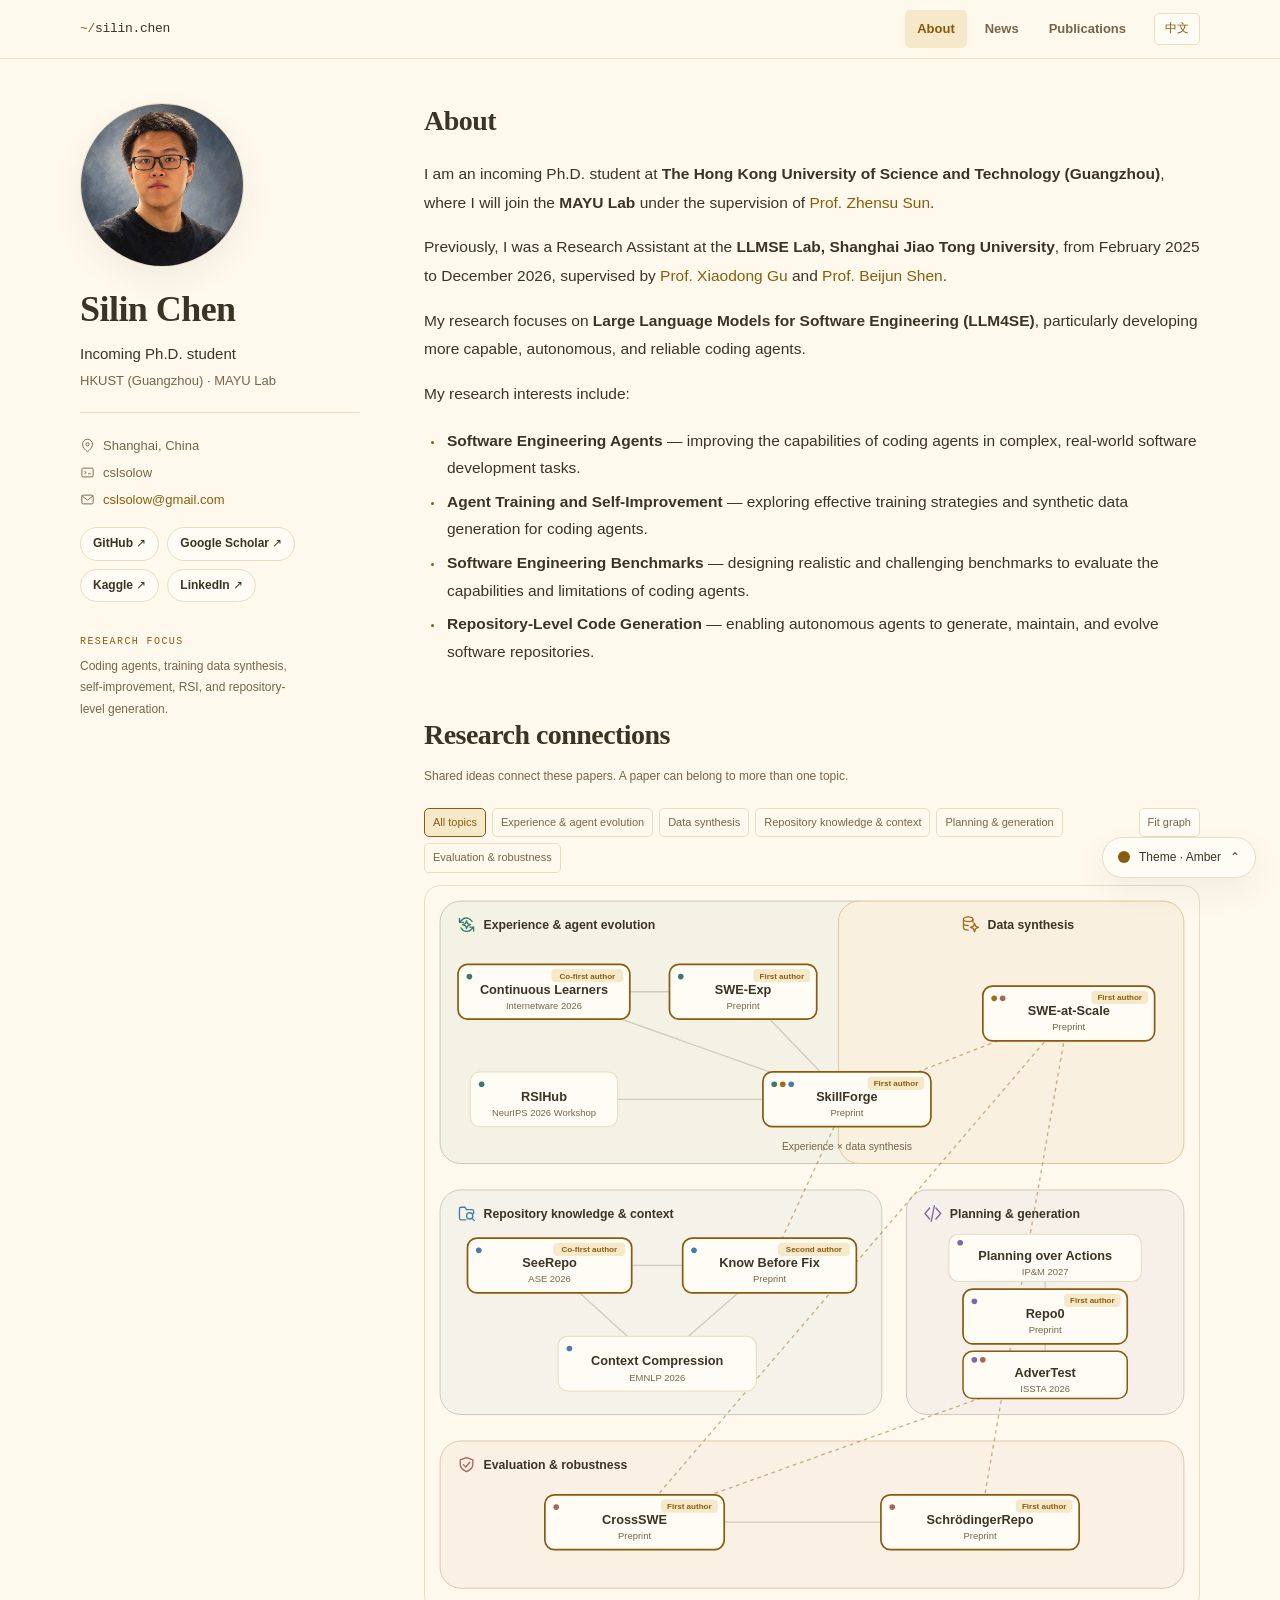
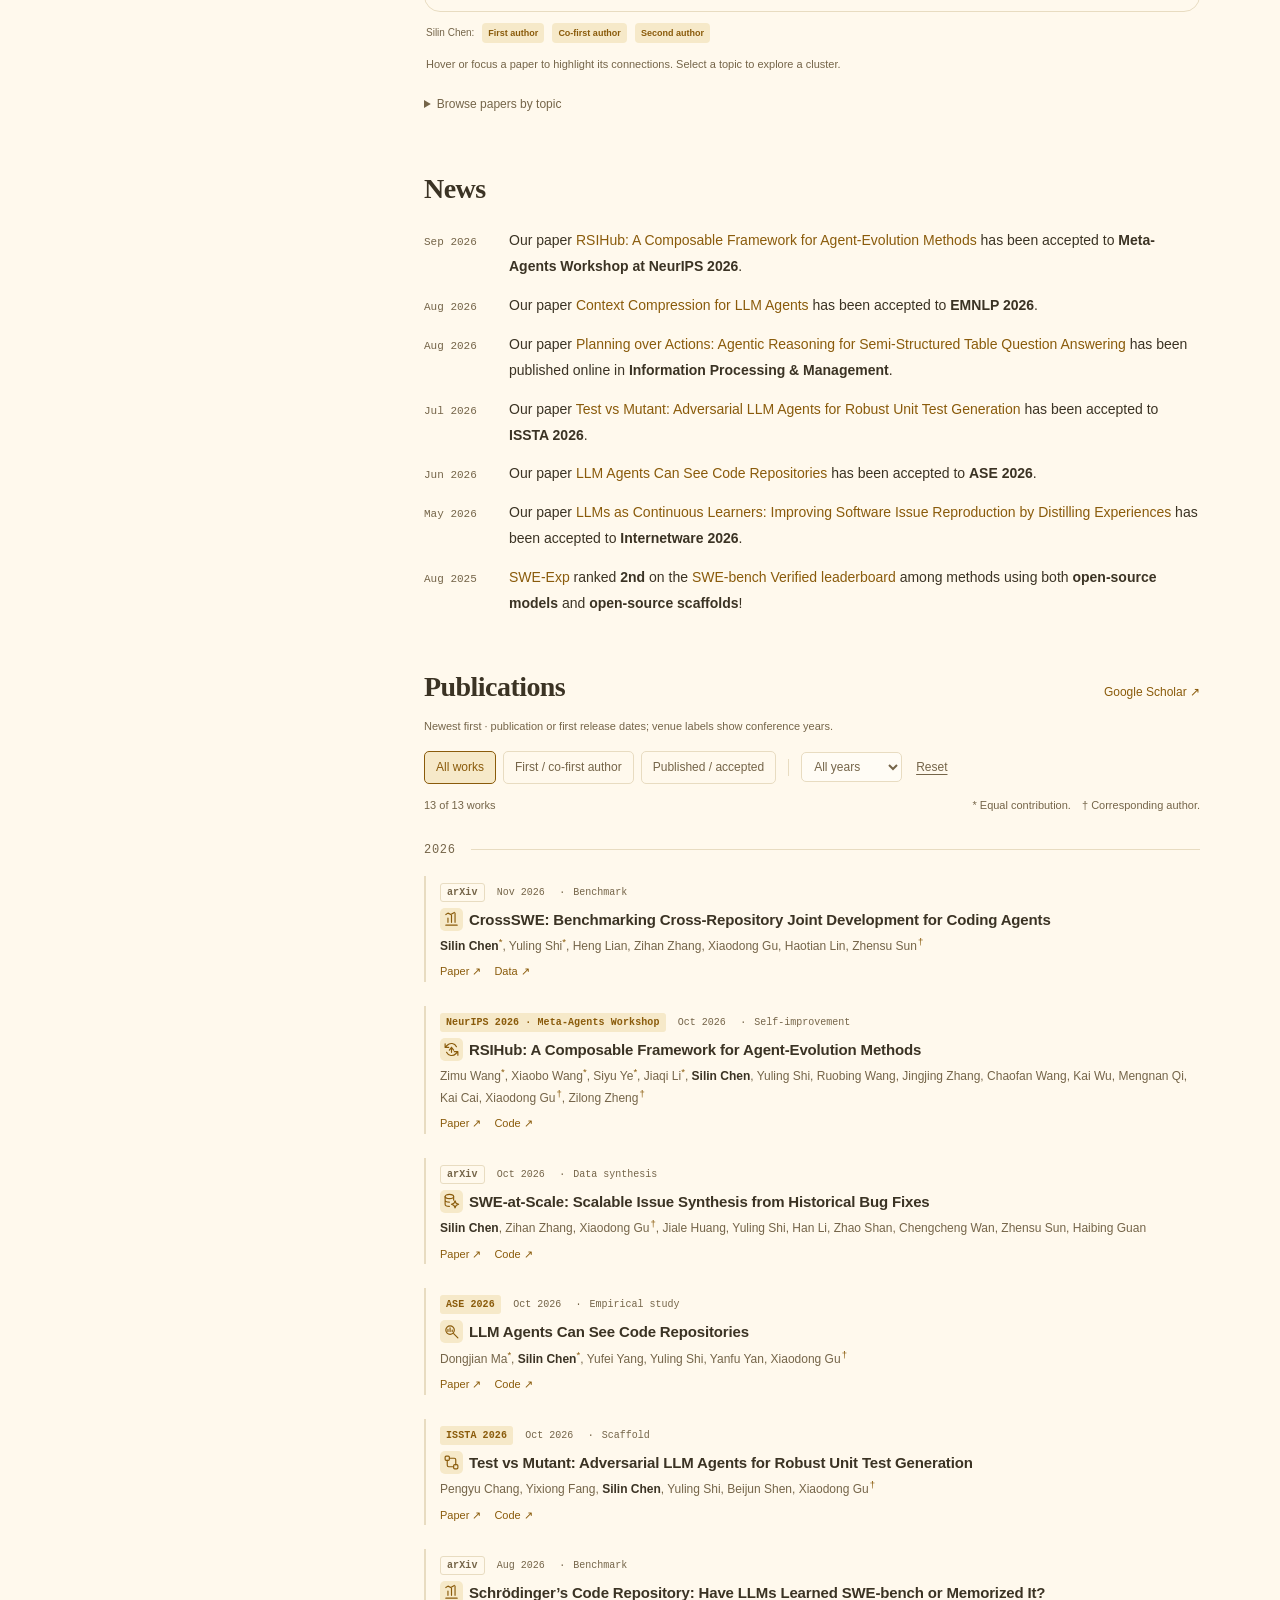
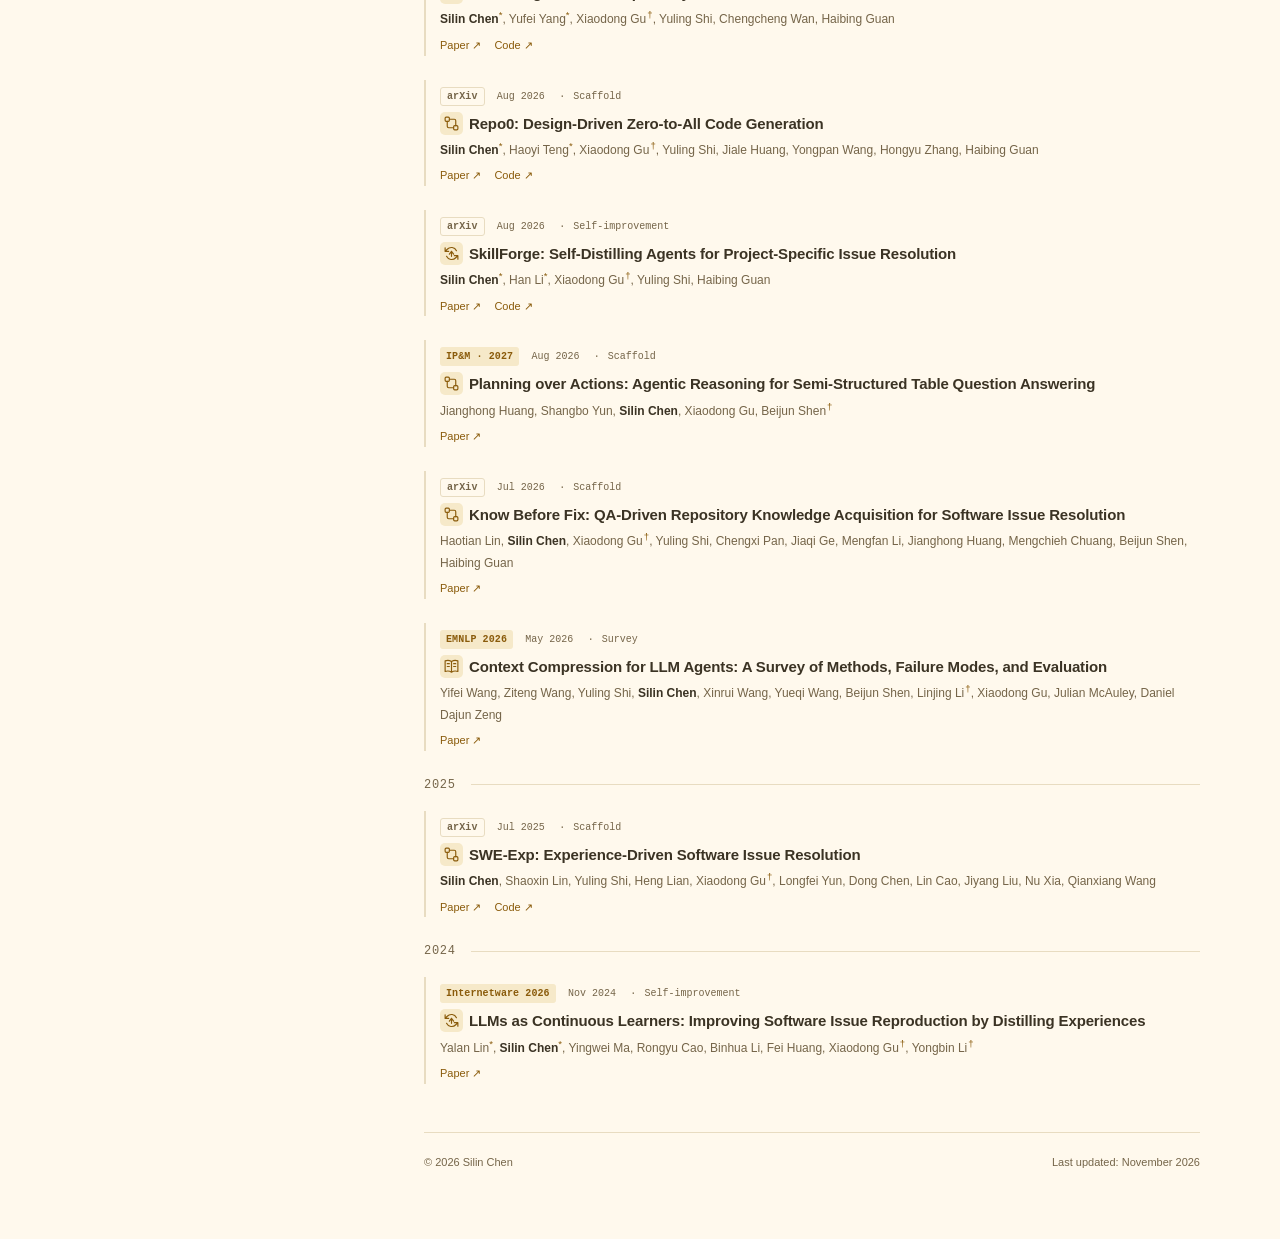
<file: index.html>
<!doctype html>
<html lang="en" data-theme="amber">
<head>
  <meta charset="utf-8">
  <meta name="viewport" content="width=device-width, initial-scale=1">
  <title>Silin Chen — AI for Software Engineering</title>
  <meta name="description" content="Silin Chen, incoming Ph.D. student at HKUST (Guangzhou), researching LLM4SE, coding agents, agent self-improvement, benchmarks, and repository-level code generation.">
  <link rel="icon" href="assets/favicon.svg?v=c5609009a090" type="image/svg+xml">
  <script src="theme-init.js?v=c5609009a090"></script>
  <link rel="stylesheet" href="styles.css?v=c5609009a090">
  <script src="app.js?v=c5609009a090" defer></script>
  <script src="language.js?v=c5609009a090" defer></script>
  <script src="research-network.js?v=c5609009a090" defer></script>
</head>
<body>
<a class="skip-link" href="#main">Skip to content</a>
<header class="topbar"><nav class="nav-wrap" aria-label="Main navigation">
  <a class="wordmark" href="#about"><span>~/</span>silin.chen</a>
  <div class="nav-links"><a class="active" href="#about" aria-current="location">About</a><a href="#news">News</a><a href="#publications">Publications</a><button class="language-toggle" id="language-toggle" type="button" lang="zh-CN" aria-label="切换到中文" hidden>中文</button></div>
</nav></header>
<div class="site-layout">
  <aside class="profile" aria-label="Profile">
    <img class="portrait" src="assets/avatar.png?v=c5609009a090" alt="Portrait of Silin Chen" width="164" height="164">
    <h1>Silin Chen</h1>
    <p class="profile-role">Incoming Ph.D. student</p>
    <p class="profile-subtitle">HKUST (Guangzhou) · MAYU Lab</p>
    <div class="profile-meta">
      <p><svg class="icon" viewBox="0 0 24 24" aria-hidden="true"><path d="M20 10c0 6-8 12-8 12S4 16 4 10a8 8 0 1 1 16 0Z"/><circle cx="12" cy="10" r="2.5"/></svg><span class="profile-location">Shanghai, China</span></p>
      <p><svg class="icon" viewBox="0 0 24 24" aria-hidden="true"><rect x="3" y="5" width="18" height="14" rx="2"/><path d="m7 10 3 2-3 2m6 0h4"/></svg><span>cslsolow</span></p>
      <p class="profile-email"><svg class="icon" viewBox="0 0 24 24" aria-hidden="true"><rect x="3" y="5" width="18" height="14" rx="2"/><path d="m3 6 9 7 9-7"/></svg><a href="mailto:cslsolow@gmail.com">cslsolow@gmail.com</a></p>
    </div>
    <div class="social-links">
      <a href="https://github.com/cslsolow" target="_blank" rel="noopener noreferrer">GitHub ↗</a>
      <a href="https://scholar.google.com/citations?user=QJBmVEwAAAAJ" target="_blank" rel="noopener noreferrer">Google Scholar ↗</a>
      <a href="https://www.kaggle.com/chensilin" target="_blank" rel="noopener noreferrer">Kaggle ↗</a>
      <a href="https://www.linkedin.com/in/silin-chen-31634225b/" target="_blank" rel="noopener noreferrer">LinkedIn ↗</a>
    </div>
    <p class="profile-note"><span class="eyebrow">Research focus</span><span class="profile-focus">Coding agents, training data synthesis, self-improvement, RSI, and repository-level generation.</span></p>
  </aside>
  <main id="main">
    <section id="about" class="about" aria-labelledby="about-title">
      <h2 id="about-title">About</h2>
      <div id="about-copy">
      <p>I am an incoming Ph.D. student at <strong>The Hong Kong University of Science and Technology (Guangzhou)</strong>, where I will join the <strong>MAYU Lab</strong> under the supervision of <a href="https://v587su.github.io/" target="_blank" rel="noopener noreferrer">Prof. Zhensu Sun</a>.</p>
      <p>Previously, I was a Research Assistant at the <strong>LLMSE Lab, Shanghai Jiao Tong University</strong>, from February 2025 to December 2026, supervised by <a href="https://guxd.github.io/" target="_blank" rel="noopener noreferrer">Prof. Xiaodong Gu</a> and <a href="https://base.sjtu.edu.cn/~bjshen/" target="_blank" rel="noopener noreferrer">Prof. Beijun Shen</a>.</p>
      <p>My research focuses on <strong>Large Language Models for Software Engineering (LLM4SE)</strong>, particularly developing more capable, autonomous, and reliable coding agents.</p>
      <p>My research interests include:</p>
      <ul class="research-list">
        <li><strong>Software Engineering Agents</strong> — improving the capabilities of coding agents in complex, real-world software development tasks.</li>
        <li><strong>Agent Training and Self-Improvement</strong> — exploring effective training strategies and synthetic data generation for coding agents.</li>
        <li><strong>Software Engineering Benchmarks</strong> — designing realistic and challenging benchmarks to evaluate the capabilities and limitations of coding agents.</li>
        <li><strong>Repository-Level Code Generation</strong> — enabling autonomous agents to generate, maintain, and evolve software repositories.</li>
      </ul>
      </div>
    </section>
    <!-- research-map:start -->
    <section id="research-map" class="research-map" aria-labelledby="research-map-title">
      <h2 class="" data-tree-en="Research connections" data-tree-zh="研究关联" id="research-map-title">Research connections</h2>
      <p class="research-map-note" data-tree-en="Shared ideas connect these papers. A paper can belong to more than one topic." data-tree-zh="用共享的研究主题连接论文；一篇论文可以同时属于多个簇。">Shared ideas connect these papers. A paper can belong to more than one topic.</p>
      <div class="network-toolbar"><div class="network-filters" role="group" aria-label="Research topics">
        <button class="network-filter" data-tree-en="All topics" data-tree-zh="全部主题" type="button" data-topic-filter="all" aria-pressed="true" hidden>All topics</button>
        <button class="network-filter" data-tree-en="Experience &amp; agent evolution" data-tree-zh="经验学习与智能体演进" type="button" data-topic-filter="experience" aria-pressed="false" hidden>Experience &amp; agent evolution</button>
        <button class="network-filter" data-tree-en="Data synthesis" data-tree-zh="数据合成" type="button" data-topic-filter="synthesis" aria-pressed="false" hidden>Data synthesis</button>
        <button class="network-filter" data-tree-en="Repository knowledge &amp; context" data-tree-zh="仓库知识与上下文" type="button" data-topic-filter="understanding" aria-pressed="false" hidden>Repository knowledge &amp; context</button>
        <button class="network-filter" data-tree-en="Planning &amp; generation" data-tree-zh="规划与代码生成" type="button" data-topic-filter="development" aria-pressed="false" hidden>Planning &amp; generation</button>
        <button class="network-filter" data-tree-en="Evaluation &amp; robustness" data-tree-zh="评测与鲁棒性" type="button" data-topic-filter="evaluation" aria-pressed="false" hidden>Evaluation &amp; robustness</button>
      </div><button class="network-fit" type="button" data-tree-en="Fit graph" data-tree-zh="缩放全图" hidden>Fit graph</button></div>
      <div class="network-viewport" tabindex="0" aria-label="Research network. Scroll horizontally to explore on smaller screens.">
      <svg class="research-network" viewBox="0 0 820 768" role="group" aria-labelledby="network-title network-description">
        <title id="network-title">Research topics and paper connections</title>
        <desc id="network-description">13 papers in five overlapping topics. SkillForge links experience, data synthesis and repository knowledge. Lines indicate shared themes, not citation relationships.</desc>
        <g class="network-clusters">
          <g class="network-cluster" data-topic="experience"><rect x="16" y="16" width="468" height="278" rx="22"/><svg class="network-topic-icon" x="34" y="31" width="20" height="20" viewBox="0 0 24 24" aria-hidden="true" focusable="false"><path d="M19 8a8 8 0 0 0-13-2L3 9m0-5v5h5m-3 7a8 8 0 0 0 13 2l3-3m0 5v-5h-5"/><path d="m12 7 1.4 3.6L17 12l-3.6 1.4L12 17l-1.4-3.6L7 12l3.6-1.4Z"/></svg><text x="62" y="46" data-tree-en="Experience &amp; agent evolution" data-tree-zh="经验学习与智能体演进">Experience &amp; agent evolution</text></g>
          <g class="network-cluster" data-topic="synthesis"><rect x="438" y="16" width="366" height="278" rx="22"/><svg class="network-topic-icon" x="568" y="31" width="20" height="20" viewBox="0 0 24 24" aria-hidden="true" focusable="false"><ellipse cx="9" cy="5" rx="6" ry="3"/><path d="M3 5v11c0 1.7 2.7 3 6 3m6-14v4M3 10c0 1.7 2.7 3 6 3"/><path d="m17 10 1.5 4L22 15.5l-3.5 1.4L17 21l-1.5-4.1-3.5-1.4 3.5-1.5Z"/></svg><text x="596" y="46" data-tree-en="Data synthesis" data-tree-zh="数据合成">Data synthesis</text></g>
          <g class="network-cluster" data-topic="understanding"><rect x="16" y="322" width="468" height="238" rx="22"/><svg class="network-topic-icon" x="34" y="337" width="20" height="20" viewBox="0 0 24 24" aria-hidden="true" focusable="false"><path d="M3 6a2 2 0 0 1 2-2h5l2 3h7a2 2 0 0 1 2 2v3M3 6v12a2 2 0 0 0 2 2h6"/><circle cx="16" cy="15" r="4"/><path d="m19 18 3 3"/></svg><text x="62" y="352" data-tree-en="Repository knowledge &amp; context" data-tree-zh="仓库知识与上下文">Repository knowledge &amp; context</text></g>
          <g class="network-cluster" data-topic="development"><rect x="510" y="322" width="294" height="238" rx="22"/><svg class="network-topic-icon" x="528" y="337" width="20" height="20" viewBox="0 0 24 24" aria-hidden="true" focusable="false"><path d="m8 5-6 7 6 7m8-14 6 7-6 7m-2-17-4 20"/></svg><text x="556" y="352" data-tree-en="Planning &amp; generation" data-tree-zh="规划与代码生成">Planning &amp; generation</text></g>
          <g class="network-cluster" data-topic="evaluation"><rect x="16" y="588" width="788" height="156" rx="22"/><svg class="network-topic-icon" x="34" y="603" width="20" height="20" viewBox="0 0 24 24" aria-hidden="true" focusable="false"><path d="m12 3 8 3v6c0 4.5-4.5 7.5-8 9-3.5-1.5-8-4.5-8-9V6Z"/><path d="m8 12 3 3 5-6"/></svg><text x="62" y="618" data-tree-en="Evaluation &amp; robustness" data-tree-zh="评测与鲁棒性">Evaluation &amp; robustness</text></g>
        </g><g class="network-edges" aria-hidden="true">
          <line class="network-edge" data-source="continuous" data-target="swe-exp" x1="126" y1="112" x2="337" y2="112"/>
          <line class="network-edge" data-source="continuous" data-target="skillforge" x1="126" y1="112" x2="447" y2="226"/>
          <line class="network-edge" data-source="swe-exp" data-target="skillforge" x1="337" y1="112" x2="447" y2="226"/>
          <line class="network-edge" data-source="rsihub" data-target="skillforge" x1="126" y1="226" x2="447" y2="226"/>
          <line class="network-edge" data-source="skillforge" data-target="swe-scale" x1="447" y1="226" x2="682" y2="135"/>
          <line class="network-edge" data-source="skillforge" data-target="know" x1="447" y1="226" x2="365" y2="402"/>
          <line class="network-edge" data-source="swe-scale" data-target="crossswe" x1="682" y1="135" x2="222" y2="674"/>
          <line class="network-edge" data-source="swe-scale" data-target="schrodinger" x1="682" y1="135" x2="588" y2="674"/>
          <line class="network-edge" data-source="seerepo" data-target="know" x1="132" y1="402" x2="365" y2="402"/>
          <line class="network-edge" data-source="seerepo" data-target="survey" x1="132" y1="402" x2="246" y2="506"/>
          <line class="network-edge" data-source="survey" data-target="know" x1="246" y1="506" x2="365" y2="402"/>
          <line class="network-edge" data-source="planning" data-target="repo0" x1="657" y1="394" x2="657" y2="456"/>
          <line class="network-edge" data-source="advertest" data-target="repo0" x1="657" y1="518" x2="657" y2="456"/>
          <line class="network-edge" data-source="advertest" data-target="crossswe" x1="657" y1="518" x2="222" y2="674"/>
          <line class="network-edge" data-source="crossswe" data-target="schrodinger" x1="222" y1="674" x2="588" y2="674"/>
        </g><g class="network-nodes">
          <a class="network-node network-node-lead" data-node-id="continuous" data-topics="experience" data-author-role="cofirst" href="https://conf.researchr.org/details/internetware-2026/internetware-2026-research-track/45/LLMs-as-Continuous-Learners-Improving-Software-Issue-Reproduction-by-Distilling-Expe" target="_blank" rel="noopener noreferrer" lang="en" aria-label="LLMs as Continuous Learners: Improving Software Issue Reproduction by Distilling Experiences — Co-first author: Silin Chen"><title>LLMs as Continuous Learners: Improving Software Issue Reproduction by Distilling Experiences — Co-first author: Silin Chen</title><rect x="35" y="83" width="182" height="58" rx="10"/>
            <circle class="network-membership" data-topic="experience" cx="47" cy="96" r="3"/>
            <g class="network-authorship" aria-hidden="true"><rect x="134" y="88" width="76" height="14" rx="4"/><text x="172" y="98" text-anchor="middle">Co-first author</text></g>
            <text class="network-node-name" x="126" y="114" text-anchor="middle">Continuous Learners</text><text class="network-node-venue" x="126" y="130" text-anchor="middle">Internetware 2026</text></a>
          <a class="network-node network-node-lead" data-node-id="swe-exp" data-topics="experience" data-author-role="first" href="https://arxiv.org/abs/2507.23361" target="_blank" rel="noopener noreferrer" lang="en" aria-label="SWE-Exp: Experience-Driven Software Issue Resolution — First author: Silin Chen"><title>SWE-Exp: Experience-Driven Software Issue Resolution — First author: Silin Chen</title><rect x="259" y="83" width="156" height="58" rx="10"/>
            <circle class="network-membership" data-topic="experience" cx="271" cy="96" r="3"/>
            <g class="network-authorship" aria-hidden="true"><rect x="348" y="88" width="60" height="14" rx="4"/><text x="378" y="98" text-anchor="middle">First author</text></g>
            <text class="network-node-name" x="337" y="114" text-anchor="middle">SWE-Exp</text><text class="network-node-venue" x="337" y="130" text-anchor="middle">Preprint</text></a>
          <a class="network-node" data-node-id="rsihub" data-topics="experience" data-author-role="" href="https://arxiv.org/abs/2610.32253" target="_blank" rel="noopener noreferrer" lang="en" aria-label="RSIHub: A Composable Framework for Agent-Evolution Methods"><title>RSIHub: A Composable Framework for Agent-Evolution Methods</title><rect x="48" y="197" width="156" height="58" rx="10"/>
            <circle class="network-membership" data-topic="experience" cx="60" cy="210" r="3"/>
            <text class="network-node-name" x="126" y="228" text-anchor="middle">RSIHub</text><text class="network-node-venue" x="126" y="244" text-anchor="middle">NeurIPS 2026 Workshop</text></a>
          <a class="network-node network-node-shared network-node-lead" data-node-id="skillforge" data-topics="experience synthesis understanding" data-author-role="first" href="https://arxiv.org/abs/2608.18933" target="_blank" rel="noopener noreferrer" lang="en" aria-label="SkillForge: Self-Distilling Agents for Project-Specific Issue Resolution — First author: Silin Chen"><title>SkillForge: Self-Distilling Agents for Project-Specific Issue Resolution — First author: Silin Chen</title><rect x="358" y="197" width="178" height="58" rx="10"/>
            <circle class="network-membership" data-topic="experience" cx="370" cy="210" r="3"/>
            <circle class="network-membership" data-topic="synthesis" cx="379" cy="210" r="3"/>
            <circle class="network-membership" data-topic="understanding" cx="388" cy="210" r="3"/>
            <g class="network-authorship" aria-hidden="true"><rect x="469" y="202" width="60" height="14" rx="4"/><text x="499" y="212" text-anchor="middle">First author</text></g>
            <text class="network-node-name" x="447" y="228" text-anchor="middle">SkillForge</text><text class="network-node-venue" x="447" y="244" text-anchor="middle">Preprint</text></a>
          <a class="network-node network-node-shared network-node-lead" data-node-id="swe-scale" data-topics="synthesis evaluation" data-author-role="first" href="https://arxiv.org/abs/2610.21359" target="_blank" rel="noopener noreferrer" lang="en" aria-label="SWE-at-Scale: Scalable Issue Synthesis from Historical Bug Fixes — First author: Silin Chen"><title>SWE-at-Scale: Scalable Issue Synthesis from Historical Bug Fixes — First author: Silin Chen</title><rect x="591" y="106" width="182" height="58" rx="10"/>
            <circle class="network-membership" data-topic="synthesis" cx="603" cy="119" r="3"/>
            <circle class="network-membership" data-topic="evaluation" cx="612" cy="119" r="3"/>
            <g class="network-authorship" aria-hidden="true"><rect x="706" y="111" width="60" height="14" rx="4"/><text x="736" y="121" text-anchor="middle">First author</text></g>
            <text class="network-node-name" x="682" y="137" text-anchor="middle">SWE-at-Scale</text><text class="network-node-venue" x="682" y="153" text-anchor="middle">Preprint</text></a>
          <a class="network-node network-node-lead" data-node-id="seerepo" data-topics="understanding" data-author-role="cofirst" href="https://arxiv.org/abs/2606.14061" target="_blank" rel="noopener noreferrer" lang="en" aria-label="LLM Agents Can See Code Repositories — Co-first author: Silin Chen"><title>LLM Agents Can See Code Repositories — Co-first author: Silin Chen</title><rect x="45" y="373" width="174" height="58" rx="10"/>
            <circle class="network-membership" data-topic="understanding" cx="57" cy="386" r="3"/>
            <g class="network-authorship" aria-hidden="true"><rect x="136" y="378" width="76" height="14" rx="4"/><text x="174" y="388" text-anchor="middle">Co-first author</text></g>
            <text class="network-node-name" x="132" y="404" text-anchor="middle">SeeRepo</text><text class="network-node-venue" x="132" y="420" text-anchor="middle">ASE 2026</text></a>
          <a class="network-node network-node-lead" data-node-id="know" data-topics="understanding" data-author-role="second" href="https://arxiv.org/abs/2607.11111" target="_blank" rel="noopener noreferrer" lang="en" aria-label="Know Before Fix: QA-Driven Repository Knowledge Acquisition for Software Issue Resolution — Second author: Silin Chen"><title>Know Before Fix: QA-Driven Repository Knowledge Acquisition for Software Issue Resolution — Second author: Silin Chen</title><rect x="273" y="373" width="184" height="58" rx="10"/>
            <circle class="network-membership" data-topic="understanding" cx="285" cy="386" r="3"/>
            <g class="network-authorship" aria-hidden="true"><rect x="374" y="378" width="76" height="14" rx="4"/><text x="412" y="388" text-anchor="middle">Second author</text></g>
            <text class="network-node-name" x="365" y="404" text-anchor="middle">Know Before Fix</text><text class="network-node-venue" x="365" y="420" text-anchor="middle">Preprint</text></a>
          <a class="network-node" data-node-id="survey" data-topics="understanding" data-author-role="" href="https://aclanthology.org/2026.emnlp-main.2396/" target="_blank" rel="noopener noreferrer" lang="en" aria-label="Context Compression for LLM Agents: A Survey of Methods, Failure Modes, and Evaluation"><title>Context Compression for LLM Agents: A Survey of Methods, Failure Modes, and Evaluation</title><rect x="141" y="477" width="210" height="58" rx="10"/>
            <circle class="network-membership" data-topic="understanding" cx="153" cy="490" r="3"/>
            <text class="network-node-name" x="246" y="508" text-anchor="middle">Context Compression</text><text class="network-node-venue" x="246" y="524" text-anchor="middle">EMNLP 2026</text></a>
          <a class="network-node" data-node-id="planning" data-topics="development" data-author-role="" href="https://doi.org/10.1016/j.ipm.2026.105092" target="_blank" rel="noopener noreferrer" lang="en" aria-label="Planning over Actions: Agentic Reasoning for Semi-Structured Table Question Answering"><title>Planning over Actions: Agentic Reasoning for Semi-Structured Table Question Answering</title><rect x="555" y="369" width="204" height="50" rx="10"/>
            <circle class="network-membership" data-topic="development" cx="567" cy="378" r="3"/>
            <text class="network-node-name" x="657" y="396" text-anchor="middle">Planning over Actions</text><text class="network-node-venue" x="657" y="412" text-anchor="middle">IP&amp;M 2027</text></a>
          <a class="network-node network-node-lead" data-node-id="repo0" data-topics="development" data-author-role="first" href="https://arxiv.org/abs/2608.19854" target="_blank" rel="noopener noreferrer" lang="en" aria-label="Repo0: Design-Driven Zero-to-All Code Generation — First author: Silin Chen"><title>Repo0: Design-Driven Zero-to-All Code Generation — First author: Silin Chen</title><rect x="570" y="427" width="174" height="58" rx="10"/>
            <circle class="network-membership" data-topic="development" cx="582" cy="440" r="3"/>
            <g class="network-authorship" aria-hidden="true"><rect x="677" y="432" width="60" height="14" rx="4"/><text x="707" y="442" text-anchor="middle">First author</text></g>
            <text class="network-node-name" x="657" y="458" text-anchor="middle">Repo0</text><text class="network-node-venue" x="657" y="474" text-anchor="middle">Preprint</text></a>
          <a class="network-node network-node-shared" data-node-id="advertest" data-topics="development evaluation" data-author-role="" href="https://arxiv.org/abs/2602.08146" target="_blank" rel="noopener noreferrer" lang="en" aria-label="Test vs Mutant: Adversarial LLM Agents for Robust Unit Test Generation"><title>Test vs Mutant: Adversarial LLM Agents for Robust Unit Test Generation</title><rect x="570" y="493" width="174" height="50" rx="10"/>
            <circle class="network-membership" data-topic="development" cx="582" cy="502" r="3"/>
            <circle class="network-membership" data-topic="evaluation" cx="591" cy="502" r="3"/>
            <text class="network-node-name" x="657" y="520" text-anchor="middle">AdverTest</text><text class="network-node-venue" x="657" y="536" text-anchor="middle">ISSTA 2026</text></a>
          <a class="network-node network-node-lead" data-node-id="crossswe" data-topics="evaluation" data-author-role="first" href="https://arxiv.org/abs/2611.01484" target="_blank" rel="noopener noreferrer" lang="en" aria-label="CrossSWE: Benchmarking Cross-Repository Joint Development for Coding Agents — First author: Silin Chen"><title>CrossSWE: Benchmarking Cross-Repository Joint Development for Coding Agents — First author: Silin Chen</title><rect x="127" y="645" width="190" height="58" rx="10"/>
            <circle class="network-membership" data-topic="evaluation" cx="139" cy="658" r="3"/>
            <g class="network-authorship" aria-hidden="true"><rect x="250" y="650" width="60" height="14" rx="4"/><text x="280" y="660" text-anchor="middle">First author</text></g>
            <text class="network-node-name" x="222" y="676" text-anchor="middle">CrossSWE</text><text class="network-node-venue" x="222" y="692" text-anchor="middle">Preprint</text></a>
          <a class="network-node network-node-lead" data-node-id="schrodinger" data-topics="evaluation" data-author-role="first" href="https://arxiv.org/abs/2609.27891" target="_blank" rel="noopener noreferrer" lang="en" aria-label="Schrödinger’s Code Repository: Have LLMs Learned SWE-bench or Memorized It? — First author: Silin Chen"><title>Schrödinger’s Code Repository: Have LLMs Learned SWE-bench or Memorized It? — First author: Silin Chen</title><rect x="483" y="645" width="210" height="58" rx="10"/>
            <circle class="network-membership" data-topic="evaluation" cx="495" cy="658" r="3"/>
            <g class="network-authorship" aria-hidden="true"><rect x="626" y="650" width="60" height="14" rx="4"/><text x="656" y="660" text-anchor="middle">First author</text></g>
            <text class="network-node-name" x="588" y="676" text-anchor="middle">SchrödingerRepo</text><text class="network-node-venue" x="588" y="692" text-anchor="middle">Preprint</text></a>
        </g>
        <text class="network-bridge-note" data-tree-en="Experience × data synthesis" data-tree-zh="经验学习 × 数据合成" x="447" y="280" text-anchor="middle">Experience × data synthesis</text>
      </svg></div>
      <p class="network-authorship-legend" lang="en"><span>Silin Chen:</span><span class="network-role-key">First author</span><span class="network-role-key">Co-first author</span><span class="network-role-key">Second author</span></p>
      <div class="network-caption"><p class="network-selection" role="status" aria-live="polite" data-tree-en="Hover or focus a paper to highlight its connections. Select a topic to explore a cluster." data-tree-zh="悬停或聚焦论文以高亮关联，点击主题可查看对应簇。">Hover or focus a paper to highlight its connections. Select a topic to explore a cluster.</p>
        <span class="network-scroll-hint" data-tree-en="Swipe to explore · lines = shared themes" data-tree-zh="左右滑动查看 · 连线表示相关研究主题">Swipe to explore · lines = shared themes</span>
      </div>
      <details class="network-topic-index"><summary data-tree-en="Browse papers by topic" data-tree-zh="按主题浏览论文">Browse papers by topic</summary><div class="network-topic-list">
        <div><h3 class="" data-tree-en="Experience &amp; agent evolution" data-tree-zh="经验学习与智能体演进">Experience &amp; agent evolution</h3><ul>
          <li><a href="https://conf.researchr.org/details/internetware-2026/internetware-2026-research-track/45/LLMs-as-Continuous-Learners-Improving-Software-Issue-Reproduction-by-Distilling-Expe" target="_blank" rel="noopener noreferrer" lang="en">Continuous Learners</a> <span class="network-index-role" lang="en">Co-first author</span></li>
          <li><a href="https://arxiv.org/abs/2507.23361" target="_blank" rel="noopener noreferrer" lang="en">SWE-Exp</a> <span class="network-index-role" lang="en">First author</span></li>
          <li><a href="https://arxiv.org/abs/2610.32253" target="_blank" rel="noopener noreferrer" lang="en">RSIHub</a></li>
          <li><a href="https://arxiv.org/abs/2608.18933" target="_blank" rel="noopener noreferrer" lang="en">SkillForge</a> <span class="network-index-role" lang="en">First author</span></li>
        </ul></div>
        <div><h3 class="" data-tree-en="Data synthesis" data-tree-zh="数据合成">Data synthesis</h3><ul>
          <li><a href="https://arxiv.org/abs/2608.18933" target="_blank" rel="noopener noreferrer" lang="en">SkillForge</a> <span class="network-index-role" lang="en">First author</span></li>
          <li><a href="https://arxiv.org/abs/2610.21359" target="_blank" rel="noopener noreferrer" lang="en">SWE-at-Scale</a> <span class="network-index-role" lang="en">First author</span></li>
        </ul></div>
        <div><h3 class="" data-tree-en="Repository knowledge &amp; context" data-tree-zh="仓库知识与上下文">Repository knowledge &amp; context</h3><ul>
          <li><a href="https://arxiv.org/abs/2608.18933" target="_blank" rel="noopener noreferrer" lang="en">SkillForge</a> <span class="network-index-role" lang="en">First author</span></li>
          <li><a href="https://arxiv.org/abs/2606.14061" target="_blank" rel="noopener noreferrer" lang="en">SeeRepo</a> <span class="network-index-role" lang="en">Co-first author</span></li>
          <li><a href="https://arxiv.org/abs/2607.11111" target="_blank" rel="noopener noreferrer" lang="en">Know Before Fix</a> <span class="network-index-role" lang="en">Second author</span></li>
          <li><a href="https://aclanthology.org/2026.emnlp-main.2396/" target="_blank" rel="noopener noreferrer" lang="en">Context Compression</a></li>
        </ul></div>
        <div><h3 class="" data-tree-en="Planning &amp; generation" data-tree-zh="规划与代码生成">Planning &amp; generation</h3><ul>
          <li><a href="https://doi.org/10.1016/j.ipm.2026.105092" target="_blank" rel="noopener noreferrer" lang="en">Planning over Actions</a></li>
          <li><a href="https://arxiv.org/abs/2608.19854" target="_blank" rel="noopener noreferrer" lang="en">Repo0</a> <span class="network-index-role" lang="en">First author</span></li>
          <li><a href="https://arxiv.org/abs/2602.08146" target="_blank" rel="noopener noreferrer" lang="en">AdverTest</a></li>
        </ul></div>
        <div><h3 class="" data-tree-en="Evaluation &amp; robustness" data-tree-zh="评测与鲁棒性">Evaluation &amp; robustness</h3><ul>
          <li><a href="https://arxiv.org/abs/2610.21359" target="_blank" rel="noopener noreferrer" lang="en">SWE-at-Scale</a> <span class="network-index-role" lang="en">First author</span></li>
          <li><a href="https://arxiv.org/abs/2602.08146" target="_blank" rel="noopener noreferrer" lang="en">AdverTest</a></li>
          <li><a href="https://arxiv.org/abs/2611.01484" target="_blank" rel="noopener noreferrer" lang="en">CrossSWE</a> <span class="network-index-role" lang="en">First author</span></li>
          <li><a href="https://arxiv.org/abs/2609.27891" target="_blank" rel="noopener noreferrer" lang="en">SchrödingerRepo</a> <span class="network-index-role" lang="en">First author</span></li>
        </ul></div>
      </div></details>
    </section>
    <!-- research-map:end -->
    <section id="news" aria-labelledby="news-title">
      <h2 id="news-title">News</h2>
      <ul class="news-list">
        <li data-date="2026-09-03"><time datetime="2026-09-03" title="September 3, 2026">Sep 2026</time><p>Our paper <a href="https://arxiv.org/abs/2610.32253" target="_blank" rel="noopener noreferrer">RSIHub: A Composable Framework for Agent-Evolution Methods</a> has been accepted to <strong>Meta-Agents Workshop at NeurIPS 2026</strong>.</p></li>
        <li data-date="2026-08-20"><time datetime="2026-08">Aug 2026</time><p>Our paper <a href="https://aclanthology.org/2026.emnlp-main.2396/" target="_blank" rel="noopener noreferrer">Context Compression for LLM Agents</a> has been accepted to <strong>EMNLP 2026</strong>.</p></li>
        <li data-date="2026-08-14"><time datetime="2026-08">Aug 2026</time><p>Our paper <a href="https://doi.org/10.1016/j.ipm.2026.105092" target="_blank" rel="noopener noreferrer">Planning over Actions: Agentic Reasoning for Semi-Structured Table Question Answering</a> has been published online in <strong>Information Processing &amp; Management</strong>.</p></li>
        <li data-date="2026-07-07"><time datetime="2026-07">Jul 2026</time><p>Our paper <a href="https://conf.researchr.org/details/issta-2026/issta-2026-research-papers/31/Test-vs-Mutant-Adversarial-LLM-Agents-for-Robust-Unit-Test-Generation" target="_blank" rel="noopener noreferrer">Test vs Mutant: Adversarial LLM Agents for Robust Unit Test Generation</a> has been accepted to <strong>ISSTA 2026</strong>.</p></li>
        <li data-date="2026-06-18"><time datetime="2026-06">Jun 2026</time><p>Our paper <a href="https://conf.researchr.org/details/ase-2026/ase-2026-research-track/33/LLM-Agents-Can-See-Code-Repositories" target="_blank" rel="noopener noreferrer">LLM Agents Can See Code Repositories</a> has been accepted to <strong>ASE 2026</strong>.</p></li>
        <li data-date="2026-05"><time datetime="2026-05">May 2026</time><p>Our paper <a href="https://conf.researchr.org/details/internetware-2026/internetware-2026-research-track/45/LLMs-as-Continuous-Learners-Improving-Software-Issue-Reproduction-by-Distilling-Expe" target="_blank" rel="noopener noreferrer">LLMs as Continuous Learners: Improving Software Issue Reproduction by Distilling Experiences</a> has been accepted to <strong>Internetware 2026</strong>.</p></li>
        <li data-date="2025-08-06"><time datetime="2025-08-06" title="August 6, 2025">Aug 2025</time><p><a href="https://github.com/cslsolow/SWE-Exp" target="_blank" rel="noopener noreferrer">SWE-Exp</a> ranked <strong>2nd</strong> on the <a href="https://www.swebench.com/" target="_blank" rel="noopener noreferrer">SWE-bench Verified leaderboard</a> among methods using both <strong>open-source models</strong> and <strong>open-source scaffolds</strong>!</p></li>
      </ul>
    </section>
    <section id="publications" lang="en" aria-labelledby="publications-title">
      <div class="section-heading"><h2 id="publications-title">Publications</h2><a href="https://scholar.google.com/citations?user=QJBmVEwAAAAJ" target="_blank" rel="noopener noreferrer">Google Scholar ↗</a></div>
      <p class="publication-date-note">Newest first · publication or first release dates; venue labels show conference years.</p>
      <div class="filters" role="group" aria-label="Filter publications">
        <button class="filter-button" data-category="all" aria-pressed="true">All works</button>
        <button class="filter-button" data-category="first" aria-pressed="false">First / co-first author</button>
        <button class="filter-button" data-category="reviewed" aria-pressed="false">Published / accepted</button>
        <span class="filter-divider" aria-hidden="true"></span>
        <select id="year-filter" aria-label="Publication year"><option value="all">All years</option><option value="2026">2026</option><option value="2025">2025</option><option value="2024">2024</option></select>
        <button class="reset-button" data-reset-filters>Reset</button>
      </div>
      <div class="publication-meta"><p class="result-count" id="result-count" role="status">13 of 13 works</p><p class="authorship-note">* Equal contribution. <span>† Corresponding author.</span></p></div>
      <div id="publication-list"><div class="year-group" data-group-year="2026"><h3 class="year-label">2026</h3><article class="publication" data-type="benchmark" data-date="2026-11-01" data-year="2026" data-first="true" data-cofirst="true" data-reviewed="false">
  <span class="venue preprint">arXiv</span> <time class="paper-date" datetime="2026-11" title="arXiv first submission date: 1 November 2026">Nov 2026</time> <span class="paper-kind-label">Benchmark</span>
  <h3 class="paper-title"><span class="paper-type-icon" role="img" aria-label="Benchmark" title="Benchmark: Cross-repository joint development for coding agents."><svg viewBox="0 0 24 24" width="20" height="20" fill="none" stroke="currentColor" stroke-width="1.65" stroke-linecap="round" stroke-linejoin="round" aria-hidden="true" focusable="false"><path d="M4 20h16M7 16V10m5 6V6m5 10V3"/><path d="m4 5 3-2 4 2 5-3"/></svg></span><a href="https://arxiv.org/abs/2611.01484" target="_blank" rel="noopener noreferrer">CrossSWE: Benchmarking Cross-Repository Joint Development for Coding Agents</a></h3>
  <p class="authors"><strong>Silin Chen</strong><sup class="contribution-marker" aria-label="Equal contribution">*</sup>, Yuling Shi<sup class="contribution-marker" aria-label="Equal contribution">*</sup>, Heng Lian, Zihan Zhang, Xiaodong Gu, Haotian Lin, Zhensu Sun<sup class="corresponding-marker" aria-label="Corresponding author: Zhensu Sun" title="Corresponding author">†</sup></p>
  <div class="paper-links"><a href="https://arxiv.org/abs/2611.01484" target="_blank" rel="noopener noreferrer">Paper ↗</a> <a href="https://huggingface.co/datasets/CrossSWE/CrossSWE-Bench" target="_blank" rel="noopener noreferrer">Data ↗</a></div>
</article>
<article class="publication" data-type="self-improvement" data-date="2026-10-23" data-year="2026" data-first="false" data-cofirst="false" data-reviewed="true">
  <span class="venue">NeurIPS 2026 · Meta-Agents Workshop</span> <time class="paper-date" datetime="2026-10" title="arXiv first submission date: 23 October 2026; accepted to the NeurIPS 2026 Meta-Agents Workshop">Oct 2026</time> <span class="paper-kind-label">Self-improvement</span>
  <h3 class="paper-title"><span class="paper-type-icon" role="img" aria-label="Self-improvement" title="Self-improvement: A composable framework for agent-evolution methods."><svg viewBox="0 0 24 24" width="20" height="20" fill="none" stroke="currentColor" stroke-width="1.65" stroke-linecap="round" stroke-linejoin="round" aria-hidden="true" focusable="false"><path d="M19 8a8 8 0 0 0-13-2L3 9m0-5v5h5m-3 7a8 8 0 0 0 13 2l3-3m0 5v-5h-5"/><path d="m9 13 3-4 3 4m-3-4v7"/></svg></span><a href="https://arxiv.org/abs/2610.32253" target="_blank" rel="noopener noreferrer">RSIHub: A Composable Framework for Agent-Evolution Methods</a></h3>
  <p class="authors">Zimu Wang<sup class="contribution-marker" aria-label="Equal contribution">*</sup>, Xiaobo Wang<sup class="contribution-marker" aria-label="Equal contribution">*</sup>, Siyu Ye<sup class="contribution-marker" aria-label="Equal contribution">*</sup>, Jiaqi Li<sup class="contribution-marker" aria-label="Equal contribution">*</sup>, <strong>Silin Chen</strong>, Yuling Shi, Ruobing Wang, Jingjing Zhang, Chaofan Wang, Kai Wu, Mengnan Qi, Kai Cai, Xiaodong Gu<sup class="corresponding-marker" aria-label="Corresponding author: Xiaodong Gu" title="Corresponding author">†</sup>, Zilong Zheng<sup class="corresponding-marker" aria-label="Corresponding author: Zilong Zheng" title="Corresponding author">†</sup></p>
  <div class="paper-links"><a href="https://arxiv.org/abs/2610.32253" target="_blank" rel="noopener noreferrer">Paper ↗</a> <a href="https://github.com/simple-agent-lab/RSIHub" target="_blank" rel="noopener noreferrer">Code ↗</a></div>
</article>
<article class="publication" data-type="data-synthesis" data-date="2026-10-15" data-year="2026" data-first="true" data-reviewed="false">
  <span class="venue preprint">arXiv</span> <time class="paper-date" datetime="2026-10" title="arXiv first submission date">Oct 2026</time> <span class="paper-kind-label">Data synthesis</span>
  <h3 class="paper-title"><span class="paper-type-icon" role="img" aria-label="Data synthesis" title="Data synthesis: Synthesis of executable software engineering tasks from historical bug fixes."><svg viewBox="0 0 24 24" width="20" height="20" fill="none" stroke="currentColor" stroke-width="1.65" stroke-linecap="round" stroke-linejoin="round" aria-hidden="true" focusable="false"><ellipse cx="9" cy="5" rx="6" ry="3"/><path d="M3 5v11c0 1.7 2.7 3 6 3m6-14v5M3 10c0 1.7 2.7 3 6 3"/><path d="m17 11 1.5 3.5L22 16l-3.5 1.5L17 21l-1.5-3.5L12 16l3.5-1.5Z"/></svg></span><a href="https://arxiv.org/abs/2610.21359" target="_blank" rel="noopener noreferrer">SWE-at-Scale: Scalable Issue Synthesis from Historical Bug Fixes</a></h3>
  <p class="authors"><strong>Silin Chen</strong>, Zihan Zhang, Xiaodong Gu<sup class="corresponding-marker" aria-label="Corresponding author: Xiaodong Gu" title="Corresponding author">†</sup>, Jiale Huang, Yuling Shi, Han Li, Zhao Shan, Chengcheng Wan, Zhensu Sun, Haibing Guan</p>
  <div class="paper-links"><a href="https://arxiv.org/abs/2610.21359" target="_blank" rel="noopener noreferrer">Paper ↗</a> <a href="https://github.com/cslsolow/SWE-at-scale" target="_blank" rel="noopener noreferrer">Code ↗</a></div>
</article>
<article class="publication" data-type="empirical-study" data-date="2026-10-07" data-year="2026" data-first="false" data-cofirst="true" data-reviewed="true">
  <span class="venue">ASE 2026</span> <time class="paper-date" datetime="2026-10" title="Publisher online publication date">Oct 2026</time> <span class="paper-kind-label">Empirical study</span>
  <h3 class="paper-title"><span class="paper-type-icon" role="img" aria-label="Empirical study" title="Empirical study: A systematic empirical study of visual repository representations for coding agents."><svg viewBox="0 0 24 24" width="20" height="20" fill="none" stroke="currentColor" stroke-width="1.65" stroke-linecap="round" stroke-linejoin="round" aria-hidden="true" focusable="false"><circle cx="10" cy="10" r="6"/><path d="m15 15 6 6M7 12V9m3 3V7m3 5v-2"/></svg></span><a href="https://arxiv.org/abs/2606.14061" target="_blank" rel="noopener noreferrer">LLM Agents Can See Code Repositories</a></h3>
  <p class="authors">Dongjian Ma<sup class="contribution-marker" aria-label="Equal contribution">*</sup>, <strong>Silin Chen</strong><sup class="contribution-marker" aria-label="Equal contribution">*</sup>, Yufei Yang, Yuling Shi, Yanfu Yan, Xiaodong Gu<sup class="corresponding-marker" aria-label="Corresponding author: Xiaodong Gu" title="Corresponding author">†</sup></p>
  <div class="paper-links"><a href="https://arxiv.org/abs/2606.14061" target="_blank" rel="noopener noreferrer">Paper ↗</a> <a href="https://github.com/cslsolow/SeeRepo" target="_blank" rel="noopener noreferrer">Code ↗</a></div>
</article>
<article class="publication" data-type="scaffold" data-date="2026-10-01" data-year="2026" data-first="false" data-reviewed="true">
  <span class="venue">ISSTA 2026</span> <time class="paper-date" datetime="2026-10" title="Publisher online publication date">Oct 2026</time> <span class="paper-kind-label">Scaffold</span>
  <h3 class="paper-title"><span class="paper-type-icon" role="img" aria-label="Scaffold" title="Scaffold: Agent workflow, tools, planning, or memory framework."><svg viewBox="0 0 24 24" width="20" height="20" fill="none" stroke="currentColor" stroke-width="1.65" stroke-linecap="round" stroke-linejoin="round" aria-hidden="true" focusable="false"><rect x="3" y="3" width="6" height="6" rx="1.5"/><rect x="15" y="15" width="6" height="6" rx="1.5"/><path d="M9 6h7a2 2 0 0 1 2 2v7M6 9v7a2 2 0 0 0 2 2h7"/></svg></span><a href="https://arxiv.org/abs/2602.08146" target="_blank" rel="noopener noreferrer">Test vs Mutant: Adversarial LLM Agents for Robust Unit Test Generation</a></h3>
  <p class="authors">Pengyu Chang, Yixiong Fang, <strong>Silin Chen</strong>, Yuling Shi, Beijun Shen, Xiaodong Gu<sup class="corresponding-marker" aria-label="Corresponding author: Xiaodong Gu" title="Corresponding author">†</sup></p>
  <div class="paper-links"><a href="https://arxiv.org/abs/2602.08146" target="_blank" rel="noopener noreferrer">Paper ↗</a> <a href="https://github.com/jmueducn/AdverTest" target="_blank" rel="noopener noreferrer">Code ↗</a></div>
</article>
<article class="publication" data-type="benchmark" data-date="2026-08-21" data-year="2026" data-first="true" data-cofirst="true" data-reviewed="false">
  <span class="venue preprint">arXiv</span> <time class="paper-date" datetime="2026-08" title="arXiv first submission date">Aug 2026</time> <span class="paper-kind-label">Benchmark</span>
  <h3 class="paper-title"><span class="paper-type-icon" role="img" aria-label="Benchmark" title="Benchmark: Evaluation framework and benchmark reliability."><svg viewBox="0 0 24 24" width="20" height="20" fill="none" stroke="currentColor" stroke-width="1.65" stroke-linecap="round" stroke-linejoin="round" aria-hidden="true" focusable="false"><path d="M4 20h16M7 16V10m5 6V6m5 10V3"/><path d="m4 5 3-2 4 2 5-3"/></svg></span><a href="https://arxiv.org/abs/2609.27891" target="_blank" rel="noopener noreferrer">Schrödinger’s Code Repository: Have LLMs Learned SWE-bench or Memorized It?</a></h3>
  <p class="authors"><strong>Silin Chen</strong><sup class="contribution-marker" aria-label="Equal contribution">*</sup>, Yufei Yang<sup class="contribution-marker" aria-label="Equal contribution">*</sup>, Xiaodong Gu<sup class="corresponding-marker" aria-label="Corresponding author: Xiaodong Gu" title="Corresponding author">†</sup>, Yuling Shi, Chengcheng Wan, Haibing Guan</p>
  <div class="paper-links"><a href="https://arxiv.org/abs/2609.27891" target="_blank" rel="noopener noreferrer">Paper ↗</a> <a href="https://github.com/cslsolow/Schrodinger-Repo" target="_blank" rel="noopener noreferrer">Code ↗</a></div>
</article>
<article class="publication" data-type="scaffold" data-date="2026-08-20" data-year="2026" data-first="true" data-cofirst="true" data-reviewed="false">
  <span class="venue preprint">arXiv</span> <time class="paper-date" datetime="2026-08" title="arXiv first submission date">Aug 2026</time> <span class="paper-kind-label">Scaffold</span>
  <h3 class="paper-title"><span class="paper-type-icon" role="img" aria-label="Scaffold" title="Scaffold: Agent workflow, tools, planning, or memory framework."><svg viewBox="0 0 24 24" width="20" height="20" fill="none" stroke="currentColor" stroke-width="1.65" stroke-linecap="round" stroke-linejoin="round" aria-hidden="true" focusable="false"><rect x="3" y="3" width="6" height="6" rx="1.5"/><rect x="15" y="15" width="6" height="6" rx="1.5"/><path d="M9 6h7a2 2 0 0 1 2 2v7M6 9v7a2 2 0 0 0 2 2h7"/></svg></span><a href="https://arxiv.org/abs/2608.19854" target="_blank" rel="noopener noreferrer">Repo0: Design-Driven Zero-to-All Code Generation</a></h3>
  <p class="authors"><strong>Silin Chen</strong><sup class="contribution-marker" aria-label="Equal contribution">*</sup>, Haoyi Teng<sup class="contribution-marker" aria-label="Equal contribution">*</sup>, Xiaodong Gu<sup class="corresponding-marker" aria-label="Corresponding author: Xiaodong Gu" title="Corresponding author">†</sup>, Yuling Shi, Jiale Huang, Yongpan Wang, Hongyu Zhang, Haibing Guan</p>
  <div class="paper-links"><a href="https://arxiv.org/abs/2608.19854" target="_blank" rel="noopener noreferrer">Paper ↗</a> <a href="https://github.com/cslsolow/Repo0" target="_blank" rel="noopener noreferrer">Code ↗</a></div>
</article>
<article class="publication" data-type="self-improvement" data-date="2026-08-19" data-year="2026" data-first="true" data-cofirst="true" data-reviewed="false">
  <span class="venue preprint">arXiv</span> <time class="paper-date" datetime="2026-08" title="arXiv first submission date">Aug 2026</time> <span class="paper-kind-label">Self-improvement</span>
  <h3 class="paper-title"><span class="paper-type-icon" role="img" aria-label="Self-improvement" title="Self-improvement: Improvement through reusable experiences, reflection, and skills."><svg viewBox="0 0 24 24" width="20" height="20" fill="none" stroke="currentColor" stroke-width="1.65" stroke-linecap="round" stroke-linejoin="round" aria-hidden="true" focusable="false"><path d="M19 8a8 8 0 0 0-13-2L3 9m0-5v5h5m-3 7a8 8 0 0 0 13 2l3-3m0 5v-5h-5"/><path d="m9 13 3-4 3 4m-3-4v7"/></svg></span><a href="https://arxiv.org/abs/2608.18933" target="_blank" rel="noopener noreferrer">SkillForge: Self-Distilling Agents for Project-Specific Issue Resolution</a></h3>
  <p class="authors"><strong>Silin Chen</strong><sup class="contribution-marker" aria-label="Equal contribution">*</sup>, Han Li<sup class="contribution-marker" aria-label="Equal contribution">*</sup>, Xiaodong Gu<sup class="corresponding-marker" aria-label="Corresponding author: Xiaodong Gu" title="Corresponding author">†</sup>, Yuling Shi, Haibing Guan</p>
  <div class="paper-links"><a href="https://arxiv.org/abs/2608.18933" target="_blank" rel="noopener noreferrer">Paper ↗</a> <a href="https://github.com/cslsolow/SkillForge" target="_blank" rel="noopener noreferrer">Code ↗</a></div>
</article>
<article class="publication" data-type="scaffold" data-date="2026-08-14" data-year="2026" data-first="false" data-reviewed="true">
  <span class="venue">IP&amp;M · 2027</span> <time class="paper-date" datetime="2026-08" title="First published online on 14 August 2026; journal issue January 2027">Aug 2026</time> <span class="paper-kind-label">Scaffold</span>
  <h3 class="paper-title"><span class="paper-type-icon" role="img" aria-label="Scaffold" title="Scaffold: Agent workflow, tools, planning, or memory framework."><svg viewBox="0 0 24 24" width="20" height="20" fill="none" stroke="currentColor" stroke-width="1.65" stroke-linecap="round" stroke-linejoin="round" aria-hidden="true" focusable="false"><rect x="3" y="3" width="6" height="6" rx="1.5"/><rect x="15" y="15" width="6" height="6" rx="1.5"/><path d="M9 6h7a2 2 0 0 1 2 2v7M6 9v7a2 2 0 0 0 2 2h7"/></svg></span><a href="https://doi.org/10.1016/j.ipm.2026.105092" target="_blank" rel="noopener noreferrer">Planning over Actions: Agentic Reasoning for Semi-Structured Table Question Answering</a></h3>
  <p class="authors">Jianghong Huang, Shangbo Yun, <strong>Silin Chen</strong>, Xiaodong Gu, Beijun Shen<sup class="corresponding-marker" aria-label="Corresponding author: Beijun Shen" title="Corresponding author">†</sup></p>
  <div class="paper-links"><a href="https://doi.org/10.1016/j.ipm.2026.105092" target="_blank" rel="noopener noreferrer">Paper ↗</a></div>
</article>
<article class="publication" data-type="scaffold" data-date="2026-07-13" data-year="2026" data-first="false" data-reviewed="false">
  <span class="venue preprint">arXiv</span> <time class="paper-date" datetime="2026-07" title="arXiv first submission date">Jul 2026</time> <span class="paper-kind-label">Scaffold</span>
  <h3 class="paper-title"><span class="paper-type-icon" role="img" aria-label="Scaffold" title="Scaffold: Agent workflow, tools, planning, or memory framework."><svg viewBox="0 0 24 24" width="20" height="20" fill="none" stroke="currentColor" stroke-width="1.65" stroke-linecap="round" stroke-linejoin="round" aria-hidden="true" focusable="false"><rect x="3" y="3" width="6" height="6" rx="1.5"/><rect x="15" y="15" width="6" height="6" rx="1.5"/><path d="M9 6h7a2 2 0 0 1 2 2v7M6 9v7a2 2 0 0 0 2 2h7"/></svg></span><a href="https://arxiv.org/abs/2607.11111" target="_blank" rel="noopener noreferrer">Know Before Fix: QA-Driven Repository Knowledge Acquisition for Software Issue Resolution</a></h3>
  <p class="authors">Haotian Lin, <strong>Silin Chen</strong>, Xiaodong Gu<sup class="corresponding-marker" aria-label="Corresponding author: Xiaodong Gu" title="Corresponding author">†</sup>, Yuling Shi, Chengxi Pan, Jiaqi Ge, Mengfan Li, Jianghong Huang, Mengchieh Chuang, Beijun Shen, Haibing Guan</p>
  <div class="paper-links"><a href="https://arxiv.org/abs/2607.11111" target="_blank" rel="noopener noreferrer">Paper ↗</a></div>
</article>

<article class="publication" data-type="survey" data-date="2026-05-29" data-year="2026" data-first="false" data-reviewed="true">
  <span class="venue">EMNLP 2026</span> <time class="paper-date" datetime="2026-05" title="Preprint first posted; accepted by EMNLP 2026">May 2026</time> <span class="paper-kind-label">Survey</span>
  <h3 class="paper-title"><span class="paper-type-icon" role="img" aria-label="Survey" title="Survey: A structured review and synthesis of existing research."><svg viewBox="0 0 24 24" width="20" height="20" fill="none" stroke="currentColor" stroke-width="1.65" stroke-linecap="round" stroke-linejoin="round" aria-hidden="true" focusable="false"><path d="M12 5v15M3 4c3-1 6-1 9 1 3-2 6-2 9-1v15c-3-1-6-1-9 1-3-2-6-2-9-1Z"/><path d="M6 8h3m-3 4h3m6-4h3m-3 4h3"/></svg></span><a href="https://aclanthology.org/2026.emnlp-main.2396/" target="_blank" rel="noopener noreferrer">Context Compression for LLM Agents: A Survey of Methods, Failure Modes, and Evaluation</a></h3>
  <p class="authors">Yifei Wang, Ziteng Wang, Yuling Shi, <strong>Silin Chen</strong>, Xinrui Wang, Yueqi Wang, Beijun Shen, Linjing Li<sup class="corresponding-marker" aria-label="Corresponding author: Linjing Li" title="Corresponding author">†</sup>, Xiaodong Gu, Julian McAuley, Daniel Dajun Zeng</p>
  <div class="paper-links"><a href="https://aclanthology.org/2026.emnlp-main.2396/" target="_blank" rel="noopener noreferrer">Paper ↗</a></div>
</article></div>
<div class="year-group" data-group-year="2025"><h3 class="year-label">2025</h3><article class="publication" data-type="scaffold" data-date="2025-07-31" data-year="2025" data-first="true" data-reviewed="false">
  <span class="venue preprint">arXiv</span> <time class="paper-date" datetime="2025-07" title="arXiv first submission date">Jul 2025</time> <span class="paper-kind-label">Scaffold</span>
  <h3 class="paper-title"><span class="paper-type-icon" role="img" aria-label="Scaffold" title="Scaffold: Agent workflow, tools, planning, or memory framework."><svg viewBox="0 0 24 24" width="20" height="20" fill="none" stroke="currentColor" stroke-width="1.65" stroke-linecap="round" stroke-linejoin="round" aria-hidden="true" focusable="false"><rect x="3" y="3" width="6" height="6" rx="1.5"/><rect x="15" y="15" width="6" height="6" rx="1.5"/><path d="M9 6h7a2 2 0 0 1 2 2v7M6 9v7a2 2 0 0 0 2 2h7"/></svg></span><a href="https://arxiv.org/abs/2507.23361" target="_blank" rel="noopener noreferrer">SWE-Exp: Experience-Driven Software Issue Resolution</a></h3>
  <p class="authors"><strong>Silin Chen</strong>, Shaoxin Lin, Yuling Shi, Heng Lian, Xiaodong Gu<sup class="corresponding-marker" aria-label="Corresponding author: Xiaodong Gu" title="Corresponding author">†</sup>, Longfei Yun, Dong Chen, Lin Cao, Jiyang Liu, Nu Xia, Qianxiang Wang</p>
  <div class="paper-links"><a href="https://arxiv.org/abs/2507.23361" target="_blank" rel="noopener noreferrer">Paper ↗</a> <a href="https://github.com/cslsolow/SWE-Exp" target="_blank" rel="noopener noreferrer">Code ↗</a></div>
</article></div>
<div class="year-group" data-group-year="2024"><h3 class="year-label">2024</h3><article class="publication" data-type="self-improvement" data-date="2024-11-21" data-year="2024" data-first="false" data-cofirst="true" data-reviewed="true">
  <span class="venue">Internetware 2026</span> <time class="paper-date" datetime="2024-11" title="First released on 21 November 2024; accepted to Internetware 2026">Nov 2024</time> <span class="paper-kind-label">Self-improvement</span>
  <h3 class="paper-title"><span class="paper-type-icon" role="img" aria-label="Self-improvement" title="Self-improvement: Improvement through reusable experiences, reflection, and skills."><svg viewBox="0 0 24 24" width="20" height="20" fill="none" stroke="currentColor" stroke-width="1.65" stroke-linecap="round" stroke-linejoin="round" aria-hidden="true" focusable="false"><path d="M19 8a8 8 0 0 0-13-2L3 9m0-5v5h5m-3 7a8 8 0 0 0 13 2l3-3m0 5v-5h-5"/><path d="m9 13 3-4 3 4m-3-4v7"/></svg></span><a href="https://conf.researchr.org/details/internetware-2026/internetware-2026-research-track/45/LLMs-as-Continuous-Learners-Improving-Software-Issue-Reproduction-by-Distilling-Expe" target="_blank" rel="noopener noreferrer">LLMs as Continuous Learners: Improving Software Issue Reproduction by Distilling Experiences</a></h3>
  <p class="authors">Yalan Lin<sup class="contribution-marker" aria-label="Equal contribution">*</sup>, <strong>Silin Chen</strong><sup class="contribution-marker" aria-label="Equal contribution">*</sup>, Yingwei Ma, Rongyu Cao, Binhua Li, Fei Huang, Xiaodong Gu<sup class="corresponding-marker" aria-label="Corresponding author: Xiaodong Gu" title="Corresponding author">†</sup>, Yongbin Li<sup class="corresponding-marker" aria-label="Corresponding author: Yongbin Li" title="Corresponding author">†</sup></p>
  <div class="paper-links"><a href="https://conf.researchr.org/details/internetware-2026/internetware-2026-research-track/45/LLMs-as-Continuous-Learners-Improving-Software-Issue-Reproduction-by-Distilling-Expe" target="_blank" rel="noopener noreferrer">Paper ↗</a></div>
</article></div></div>
      <div class="empty-state" id="empty-state" hidden>No works match these filters. <button class="reset-button" data-reset-filters>Reset filters</button></div>
    </section>
    <footer class="footer"><span>© 2026 Silin Chen</span><span>Last updated: November 2026</span></footer>
  </main>
</div>
<details class="appearance">
  <summary><span class="color-dot" aria-hidden="true"></span><span><span id="theme-label">Theme · </span><span id="current-theme">Amber</span></span><span aria-hidden="true">⌃</span></summary>
  <div class="appearance-panel" lang="zh-CN">
    <div class="appearance-heading"><span>试试不同的配色</span><small>同一布局，即时切换</small></div>
    <div class="theme-options" role="group" aria-label="主页配色">
      <button class="theme-option" aria-label="雾蓝 Mist 配色" data-set-theme="mist" aria-pressed="false"><span class="color-dot" style="--swatch:#315e9e" aria-hidden="true"></span>雾蓝 Mist</button>
      <button class="theme-option" aria-label="松绿 Pine 配色" data-set-theme="pine" aria-pressed="false"><span class="color-dot" style="--swatch:#28634f" aria-hidden="true"></span>松绿 Pine</button>
      <button class="theme-option" aria-label="陶土 Clay 配色" data-set-theme="clay" aria-pressed="false"><span class="color-dot" style="--swatch:#9b4937" aria-hidden="true"></span>陶土 Clay</button>
      <button class="theme-option" aria-label="灰紫 Mauve 配色" data-set-theme="mauve" aria-pressed="false"><span class="color-dot" style="--swatch:#77528f" aria-hidden="true"></span>灰紫 Mauve</button>
      <button class="theme-option" aria-label="黑白 Ink 配色" data-set-theme="ink" aria-pressed="false"><span class="color-dot" style="--swatch:#373737" aria-hidden="true"></span>黑白 Ink</button>
      <button class="theme-option" aria-label="深夜 Midnight 配色" data-set-theme="midnight" aria-pressed="false"><span class="color-dot" style="--swatch:#9ec3f5" aria-hidden="true"></span>深夜 Midnight</button>
      <button class="theme-option" aria-label="酒红 Wine 配色" data-set-theme="wine" aria-pressed="false"><span class="color-dot" style="--swatch:#8b2944" aria-hidden="true"></span>酒红 Wine</button>
      <button class="theme-option" aria-label="青瓷 Celadon 配色" data-set-theme="celadon" aria-pressed="false"><span class="color-dot" style="--swatch:#176e68" aria-hidden="true"></span>青瓷 Celadon</button>
      <button class="theme-option" aria-label="琥珀 Amber 配色" data-set-theme="amber" aria-pressed="true"><span class="color-dot" style="--swatch:#8a5b0b" aria-hidden="true"></span>琥珀 Amber</button>
      <button class="theme-option" aria-label="蔷薇 Rose 配色" data-set-theme="rose" aria-pressed="false"><span class="color-dot" style="--swatch:#9a3f62" aria-hidden="true"></span>蔷薇 Rose</button>
      <button class="theme-option" aria-label="靛蓝 Indigo 配色" data-set-theme="indigo" aria-pressed="false"><span class="color-dot" style="--swatch:#4b4ea3" aria-hidden="true"></span>靛蓝 Indigo</button>
      <button class="theme-option" aria-label="墨绿夜 Forest 配色" data-set-theme="forest" aria-pressed="false"><span class="color-dot" style="--swatch:#8bd6b5" aria-hidden="true"></span>墨绿夜 Forest</button>
    </div>
    <a class="compare-link" href="colors.html?v=c5609009a090">比较全部 12 套配色 ↗</a>
  </div>
</details>
<div id="theme-announcement" class="sr-only" role="status" aria-live="polite"></div>
<template id="about-zh">
  <p>我即将入读<strong>香港科技大学（广州）</strong>博士项目，加入 <strong>MAYU Lab</strong>，师从 <a href="https://v587su.github.io/" target="_blank" rel="noopener noreferrer" lang="en">Prof. Zhensu Sun</a>。</p>
  <p>此前，我于 2025 年 2 月至 2026 年 12 月在<strong>上海交通大学 LLMSE Lab</strong> 担任研究助理，导师为 <a href="https://guxd.github.io/" target="_blank" rel="noopener noreferrer" lang="en">Prof. Xiaodong Gu</a> 和 <a href="https://base.sjtu.edu.cn/~bjshen/" target="_blank" rel="noopener noreferrer" lang="en">Prof. Beijun Shen</a>。</p>
  <p>我的研究聚焦于<strong>面向软件工程的大语言模型（LLM4SE）</strong>，尤其关注如何构建能力更强、自主性更高、更可靠的编程智能体。</p>
  <p>我的研究兴趣包括：</p>
  <ul class="research-list">
    <li><strong>软件工程智能体</strong> — 提升编程智能体处理复杂、真实软件开发任务的能力。</li>
    <li><strong>智能体训练与自我改进</strong> — 探索编程智能体的有效训练策略与合成数据生成方法。</li>
    <li><strong>软件工程评测基准</strong> — 设计贴近真实场景且具有挑战性的基准，评估编程智能体的能力与局限。</li>
    <li><strong>仓库级代码生成</strong> — 让自主智能体能够生成、维护和演进完整的软件仓库。</li>
  </ul>
</template>
<div id="language-announcement" class="sr-only" role="status" aria-live="polite"></div>
<noscript><p class="noscript-note">All publications are shown. Enable JavaScript to use the filters and switch colors, or open a themed preview from <a href="colors.html?v=c5609009a090">the color comparison page</a>.</p></noscript>
</body></html>
</file>
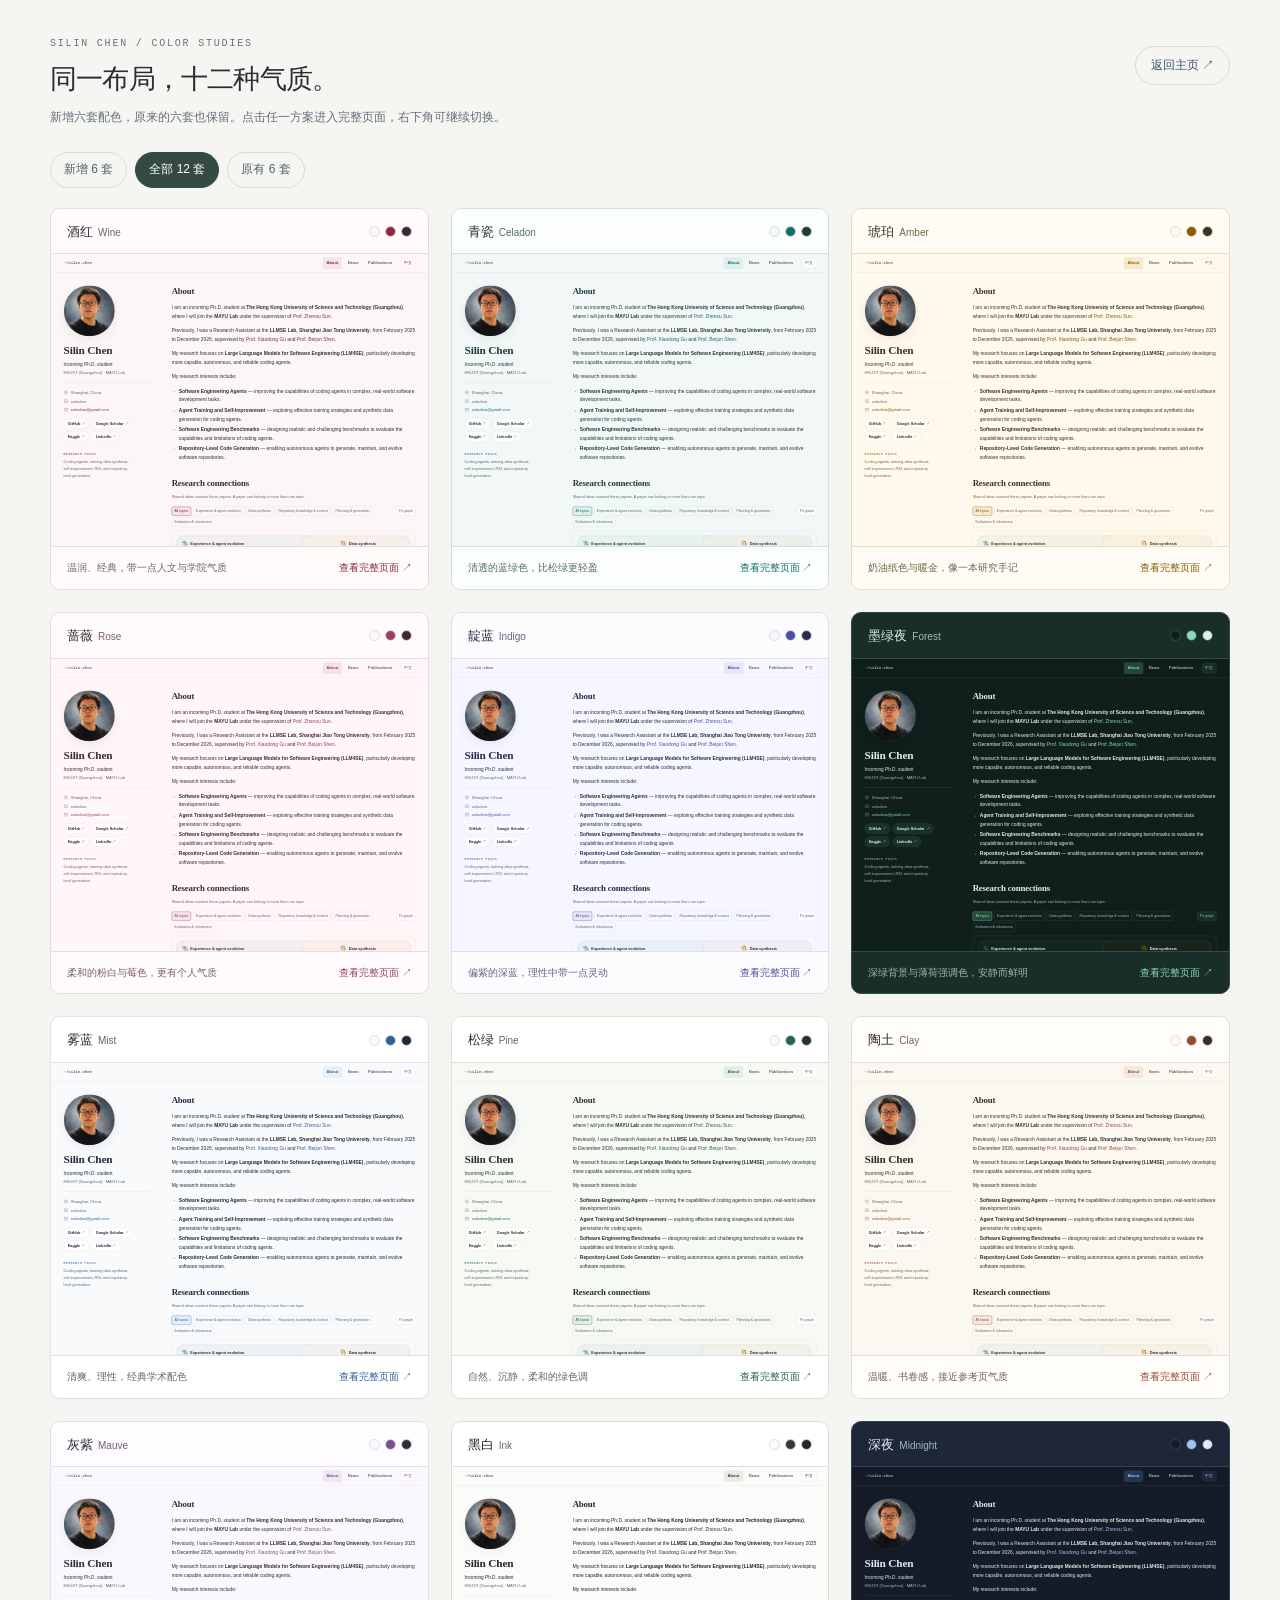
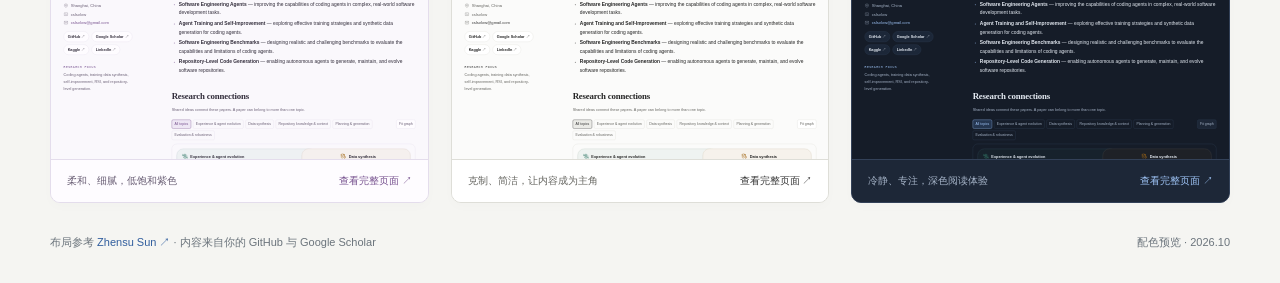
<file: colors.html>
<!doctype html>
<html lang="zh-CN"><head><meta charset="utf-8"><meta name="viewport" content="width=device-width, initial-scale=1"><meta name="robots" content="noindex"><title>配色对比 — Silin Chen</title><link rel="icon" href="assets/favicon.svg?v=c5609009a090" type="image/svg+xml"><link rel="stylesheet" href="styles.css?v=c5609009a090"><link rel="stylesheet" href="colors.css?v=c5609009a090"><script src="colors.js?v=c5609009a090" defer></script></head>
<body><header class="lab-header"><div><div class="lab-kicker">SILIN CHEN / COLOR STUDIES</div><h1 id="palette-title">同一布局，十二种气质。</h1><p id="palette-description">新增六套配色，原来的六套也保留。点击任一方案进入完整页面，右下角可继续切换。</p></div><a class="back-link" href="index.html?v=c5609009a090">返回主页 ↗</a></header>
<nav class="palette-tabs" aria-label="配色集合"><a href="colors.html?set=new&amp;v=c5609009a090" data-palette-set="new">新增 6 套</a><a href="colors.html?v=c5609009a090" data-palette-set="all">全部 12 套</a><a href="colors.html?set=original&amp;v=c5609009a090" data-palette-set="original">原有 6 套</a></nav>
<main class="palette-grid" aria-label="十二套主页配色"><article class="palette-card" data-theme="wine" data-collection="new">
 <header class="card-top"><h2>酒红<small>Wine</small></h2><div class="palette-swatches" aria-label="背景、强调色和文字颜色"><i style="background:#fcf7f6"></i><i style="background:#8b2944"></i><i style="background:#392b31"></i></div></header>
 <div class="mini-preview"><iframe src="index.html?theme=wine&amp;embed=1&amp;v=c5609009a090" title="酒红配色缩略预览" tabindex="-1" aria-hidden="true" inert></iframe><a class="preview-hit" href="index.html?theme=wine&amp;v=c5609009a090" aria-label="打开酒红配色完整页面"></a></div>
 <footer class="card-bottom"><p>温润、经典，带一点人文与学院气质</p><a href="index.html?theme=wine&amp;v=c5609009a090">查看完整页面 ↗</a></footer>
</article>
<article class="palette-card" data-theme="celadon" data-collection="new">
 <header class="card-top"><h2>青瓷<small>Celadon</small></h2><div class="palette-swatches" aria-label="背景、强调色和文字颜色"><i style="background:#f2f8f7"></i><i style="background:#176e68"></i><i style="background:#223a38"></i></div></header>
 <div class="mini-preview"><iframe src="index.html?theme=celadon&amp;embed=1&amp;v=c5609009a090" title="青瓷配色缩略预览" tabindex="-1" aria-hidden="true" inert></iframe><a class="preview-hit" href="index.html?theme=celadon&amp;v=c5609009a090" aria-label="打开青瓷配色完整页面"></a></div>
 <footer class="card-bottom"><p>清透的蓝绿色，比松绿更轻盈</p><a href="index.html?theme=celadon&amp;v=c5609009a090">查看完整页面 ↗</a></footer>
</article>
<article class="palette-card" data-theme="amber" data-collection="new">
 <header class="card-top"><h2>琥珀<small>Amber</small></h2><div class="palette-swatches" aria-label="背景、强调色和文字颜色"><i style="background:#fff9ed"></i><i style="background:#8a5b0b"></i><i style="background:#3b3324"></i></div></header>
 <div class="mini-preview"><iframe src="index.html?theme=amber&amp;embed=1&amp;v=c5609009a090" title="琥珀配色缩略预览" tabindex="-1" aria-hidden="true" inert></iframe><a class="preview-hit" href="index.html?theme=amber&amp;v=c5609009a090" aria-label="打开琥珀配色完整页面"></a></div>
 <footer class="card-bottom"><p>奶油纸色与暖金，像一本研究手记</p><a href="index.html?theme=amber&amp;v=c5609009a090">查看完整页面 ↗</a></footer>
</article>
<article class="palette-card" data-theme="rose" data-collection="new">
 <header class="card-top"><h2>蔷薇<small>Rose</small></h2><div class="palette-swatches" aria-label="背景、强调色和文字颜色"><i style="background:#fff6f8"></i><i style="background:#9a3f62"></i><i style="background:#3d2b33"></i></div></header>
 <div class="mini-preview"><iframe src="index.html?theme=rose&amp;embed=1&amp;v=c5609009a090" title="蔷薇配色缩略预览" tabindex="-1" aria-hidden="true" inert></iframe><a class="preview-hit" href="index.html?theme=rose&amp;v=c5609009a090" aria-label="打开蔷薇配色完整页面"></a></div>
 <footer class="card-bottom"><p>柔和的粉白与莓色，更有个人气质</p><a href="index.html?theme=rose&amp;v=c5609009a090">查看完整页面 ↗</a></footer>
</article>
<article class="palette-card" data-theme="indigo" data-collection="new">
 <header class="card-top"><h2>靛蓝<small>Indigo</small></h2><div class="palette-swatches" aria-label="背景、强调色和文字颜色"><i style="background:#f5f6ff"></i><i style="background:#4b4ea3"></i><i style="background:#2a2d49"></i></div></header>
 <div class="mini-preview"><iframe src="index.html?theme=indigo&amp;embed=1&amp;v=c5609009a090" title="靛蓝配色缩略预览" tabindex="-1" aria-hidden="true" inert></iframe><a class="preview-hit" href="index.html?theme=indigo&amp;v=c5609009a090" aria-label="打开靛蓝配色完整页面"></a></div>
 <footer class="card-bottom"><p>偏紫的深蓝，理性中带一点灵动</p><a href="index.html?theme=indigo&amp;v=c5609009a090">查看完整页面 ↗</a></footer>
</article>
<article class="palette-card" data-theme="forest" data-collection="new">
 <header class="card-top"><h2>墨绿夜<small>Forest</small></h2><div class="palette-swatches" aria-label="背景、强调色和文字颜色"><i style="background:#101f1c"></i><i style="background:#8bd6b5"></i><i style="background:#e2eee8"></i></div></header>
 <div class="mini-preview"><iframe src="index.html?theme=forest&amp;embed=1&amp;v=c5609009a090" title="墨绿夜配色缩略预览" tabindex="-1" aria-hidden="true" inert></iframe><a class="preview-hit" href="index.html?theme=forest&amp;v=c5609009a090" aria-label="打开墨绿夜配色完整页面"></a></div>
 <footer class="card-bottom"><p>深绿背景与薄荷强调色，安静而鲜明</p><a href="index.html?theme=forest&amp;v=c5609009a090">查看完整页面 ↗</a></footer>
</article>
<article class="palette-card" data-collection="original" data-theme="mist">
 <header class="card-top"><h2>雾蓝<small>Mist</small></h2><div class="palette-swatches" aria-label="背景、强调色和文字颜色"><i style="background:#f8fafc"></i><i style="background:#315e9e"></i><i style="background:#202a39"></i></div></header>
 <div class="mini-preview"><iframe src="index.html?theme=mist&amp;embed=1&amp;v=c5609009a090" title="雾蓝配色缩略预览" tabindex="-1" aria-hidden="true" inert></iframe><a class="preview-hit" href="index.html?theme=mist&amp;v=c5609009a090" aria-label="打开雾蓝配色完整页面"></a></div>
 <footer class="card-bottom"><p>清爽、理性，经典学术配色</p><a href="index.html?theme=mist&amp;v=c5609009a090">查看完整页面 ↗</a></footer>
</article>
<article class="palette-card" data-collection="original" data-theme="pine">
 <header class="card-top"><h2>松绿<small>Pine</small></h2><div class="palette-swatches" aria-label="背景、强调色和文字颜色"><i style="background:#f7f9f5"></i><i style="background:#28634f"></i><i style="background:#26342e"></i></div></header>
 <div class="mini-preview"><iframe src="index.html?theme=pine&amp;embed=1&amp;v=c5609009a090" title="松绿配色缩略预览" tabindex="-1" aria-hidden="true" inert></iframe><a class="preview-hit" href="index.html?theme=pine&amp;v=c5609009a090" aria-label="打开松绿配色完整页面"></a></div>
 <footer class="card-bottom"><p>自然、沉静，柔和的绿色调</p><a href="index.html?theme=pine&amp;v=c5609009a090">查看完整页面 ↗</a></footer>
</article>
<article class="palette-card" data-collection="original" data-theme="clay">
 <header class="card-top"><h2>陶土<small>Clay</small></h2><div class="palette-swatches" aria-label="背景、强调色和文字颜色"><i style="background:#fbf8f2"></i><i style="background:#9b4937"></i><i style="background:#352d28"></i></div></header>
 <div class="mini-preview"><iframe src="index.html?theme=clay&amp;embed=1&amp;v=c5609009a090" title="陶土配色缩略预览" tabindex="-1" aria-hidden="true" inert></iframe><a class="preview-hit" href="index.html?theme=clay&amp;v=c5609009a090" aria-label="打开陶土配色完整页面"></a></div>
 <footer class="card-bottom"><p>温暖、书卷感，接近参考页气质</p><a href="index.html?theme=clay&amp;v=c5609009a090">查看完整页面 ↗</a></footer>
</article>
<article class="palette-card" data-collection="original" data-theme="mauve">
 <header class="card-top"><h2>灰紫<small>Mauve</small></h2><div class="palette-swatches" aria-label="背景、强调色和文字颜色"><i style="background:#faf8fc"></i><i style="background:#77528f"></i><i style="background:#322d3b"></i></div></header>
 <div class="mini-preview"><iframe src="index.html?theme=mauve&amp;embed=1&amp;v=c5609009a090" title="灰紫配色缩略预览" tabindex="-1" aria-hidden="true" inert></iframe><a class="preview-hit" href="index.html?theme=mauve&amp;v=c5609009a090" aria-label="打开灰紫配色完整页面"></a></div>
 <footer class="card-bottom"><p>柔和、细腻，低饱和紫色</p><a href="index.html?theme=mauve&amp;v=c5609009a090">查看完整页面 ↗</a></footer>
</article>
<article class="palette-card" data-collection="original" data-theme="ink">
 <header class="card-top"><h2>黑白<small>Ink</small></h2><div class="palette-swatches" aria-label="背景、强调色和文字颜色"><i style="background:#fbfbfa"></i><i style="background:#373737"></i><i style="background:#252525"></i></div></header>
 <div class="mini-preview"><iframe src="index.html?theme=ink&amp;embed=1&amp;v=c5609009a090" title="黑白配色缩略预览" tabindex="-1" aria-hidden="true" inert></iframe><a class="preview-hit" href="index.html?theme=ink&amp;v=c5609009a090" aria-label="打开黑白配色完整页面"></a></div>
 <footer class="card-bottom"><p>克制、简洁，让内容成为主角</p><a href="index.html?theme=ink&amp;v=c5609009a090">查看完整页面 ↗</a></footer>
</article>
<article class="palette-card" data-collection="original" data-theme="midnight">
 <header class="card-top"><h2>深夜<small>Midnight</small></h2><div class="palette-swatches" aria-label="背景、强调色和文字颜色"><i style="background:#151c28"></i><i style="background:#9ec3f5"></i><i style="background:#e4eaf2"></i></div></header>
 <div class="mini-preview"><iframe src="index.html?theme=midnight&amp;embed=1&amp;v=c5609009a090" title="深夜配色缩略预览" tabindex="-1" aria-hidden="true" inert></iframe><a class="preview-hit" href="index.html?theme=midnight&amp;v=c5609009a090" aria-label="打开深夜配色完整页面"></a></div>
 <footer class="card-bottom"><p>冷静、专注，深色阅读体验</p><a href="index.html?theme=midnight&amp;v=c5609009a090">查看完整页面 ↗</a></footer>
</article></main>
<footer class="lab-footer"><span>布局参考 <a href="https://v587su.github.io/" target="_blank" rel="noopener noreferrer">Zhensu Sun ↗</a> · 内容来自你的 GitHub 与 Google Scholar</span><span>配色预览 · 2026.10</span></footer></body></html>
</file>
<file: styles.css>
:root, [data-theme="mist"] {
  --bg: #f8fafc; --surface: #ffffff; --text: #202a39; --muted: #596777;
  --accent: #315e9e; --accent-soft: #e8eff8; --line: #dce3eb;
  --chip: #ffffff; --shadow: 0 12px 32px #243b5310; --header: #f8fafcf5;
  color-scheme: light;
}
[data-theme="pine"] {
  --bg: #f7f9f5; --surface: #ffffff; --text: #26342e; --muted: #5b6a61;
  --accent: #28634f; --accent-soft: #e5eee6; --line: #dbe4d9;
  --chip: #fcfdf9; --shadow: 0 12px 32px #253b2c10; --header: #f7f9f5f5;
}
[data-theme="clay"] {
  --bg: #fbf8f2; --surface: #fffdf9; --text: #352d28; --muted: #70645a;
  --accent: #9b4937; --accent-soft: #f3e7df; --line: #e5ddd1;
  --chip: #fffdf9; --shadow: 0 12px 32px #593c2110; --header: #fbf8f2f5;
}
[data-theme="mauve"] {
  --bg: #faf8fc; --surface: #fefcff; --text: #322d3b; --muted: #6b6076;
  --accent: #77528f; --accent-soft: #eee6f4; --line: #e4ddec;
  --chip: #fefcff; --shadow: 0 12px 32px #47315810; --header: #faf8fcf5;
}
[data-theme="ink"] {
  --bg: #fbfbfa; --surface: #ffffff; --text: #252525; --muted: #666661;
  --accent: #373737; --accent-soft: #eaeae6; --line: #deded8;
  --chip: #ffffff; --shadow: 0 12px 32px #0000000a; --header: #fbfbfaf5;
}
[data-theme="midnight"] {
  --bg: #151c28; --surface: #1d2737; --text: #e4eaf2; --muted: #a6b4c8;
  --accent: #9ec3f5; --accent-soft: #253650; --line: #334158;
  --chip: #1c2738; --shadow: 0 12px 32px #00000028; --header: #151c28f5;
  color-scheme: dark;
}
[data-theme="wine"] {
  --bg: #fcf7f6; --surface: #fffbfa; --text: #392b31; --muted: #74616a;
  --accent: #8b2944; --accent-soft: #f3e4e9; --line: #e7d9dd;
  --chip: #fffaf9; --shadow: 0 12px 32px #30203010; --header: #fcf7f6f5;
  color-scheme: light;
}
[data-theme="celadon"] {
  --bg: #f2f8f7; --surface: #fbfefd; --text: #223a38; --muted: #536e6b;
  --accent: #176e68; --accent-soft: #dcefeb; --line: #cfe2de;
  --chip: #fbfefd; --shadow: 0 12px 32px #30203010; --header: #f2f8f7f5;
  color-scheme: light;
}
[data-theme="amber"] {
  --bg: #fff9ed; --surface: #fffcf5; --text: #3b3324; --muted: #756549;
  --accent: #8a5b0b; --accent-soft: #f6e9c9; --line: #e8dcc1;
  --chip: #fffcf5; --shadow: 0 12px 32px #30203010; --header: #fff9edf5;
  color-scheme: light;
}
[data-theme="rose"] {
  --bg: #fff6f8; --surface: #fffafd; --text: #3d2b33; --muted: #7a606b;
  --accent: #9a3f62; --accent-soft: #f7e1e9; --line: #eed7df;
  --chip: #fffafd; --shadow: 0 12px 32px #30203010; --header: #fff6f8f5;
  color-scheme: light;
}
[data-theme="indigo"] {
  --bg: #f5f6ff; --surface: #fcfcff; --text: #2a2d49; --muted: #626783;
  --accent: #4b4ea3; --accent-soft: #e5e6fa; --line: #dcdff2;
  --chip: #fcfcff; --shadow: 0 12px 32px #30203010; --header: #f5f6fff5;
  color-scheme: light;
}
[data-theme="forest"] {
  --bg: #101f1c; --surface: #192e29; --text: #e2eee8; --muted: #a1bab0;
  --accent: #8bd6b5; --accent-soft: #234838; --line: #324e44;
  --chip: #193129; --shadow: 0 12px 32px #00000028; --header: #101f1cf5;
  color-scheme: dark;
}
* { box-sizing: border-box; }
html { scroll-behavior: smooth; scroll-padding-top: 92px; }
body { margin: 0; background: var(--bg); color: var(--text); font: 15.5px/1.78 -apple-system, BlinkMacSystemFont, "Segoe UI", "Noto Sans", Arial, sans-serif; -webkit-font-smoothing: antialiased; }
a { color: var(--accent); text-decoration: none; text-underline-offset: 4px; }
a:hover { text-decoration: underline; }
button, select { font: inherit; }
button, a, select, summary { -webkit-tap-highlight-color: transparent; }
button { cursor: pointer; }
button:focus-visible, a:focus-visible, select:focus-visible, summary:focus-visible { outline: 2px solid var(--accent); outline-offset: 4px; }
::selection { background: var(--accent-soft); color: var(--accent); }
[hidden] { display: none !important; }
.skip-link { position: fixed; top: -80px; left: 16px; z-index: 100; padding: 10px 20px; background: var(--surface); }
.skip-link:focus { top: 10px; }
.topbar { position: sticky; top: 0; z-index: 10; background: var(--header); border-bottom: 1px solid var(--line); backdrop-filter: blur(12px); }
.nav-wrap { max-width: 1120px; min-height: 58px; margin: auto; display: flex; align-items: center; justify-content: space-between; gap: 20px; }
.wordmark { color: var(--text); font: 13px/1.5 ui-monospace, SFMono-Regular, Menlo, monospace; letter-spacing: -.3px; white-space: nowrap; }
.wordmark span { color: var(--accent); }
.nav-links { display: flex; gap: 6px; align-items: center; }
.nav-links a { padding: 7px 12px; font-size: 13px; font-weight: 550; color: var(--muted); border-radius: 5px; }
.nav-links a:hover, .nav-links a.active { background: var(--accent-soft); color: var(--accent); text-decoration: none; }
.site-layout { max-width: 1120px; margin: 0 auto; display: grid; grid-template-columns: 280px minmax(0, 1fr); gap: 64px; align-items: start; padding: 44px 0 80px; }
.profile { position: sticky; top: 100px; }
.portrait { display: block; width: 164px; height: 164px; object-fit: cover; border-radius: 50%; box-shadow: var(--shadow); border: 1px solid var(--line); }
h1, h2, h3 { font-family: Georgia, "Times New Roman", serif; font-weight: 700; line-height: 1.25; letter-spacing: -.55px; }
h1 { font-size: 36px; margin: 20px 0 9px; }
.profile-role { font-size: 15px; margin: 0 0 2px; }
.profile-subtitle { font-size: 13px; color: var(--muted); margin: 0; line-height: 1.7; }
.profile-meta { border-top: 1px solid var(--line); margin: 20px 0 16px; padding-top: 17px; color: var(--muted); font-size: 13px; }
.profile-meta p { display: flex; align-items: center; gap: 8px; margin: 4px 0; }
.icon { width: 15px; height: 15px; display: inline-block; fill: none; stroke: currentColor; stroke-width: 1.5; flex-shrink: 0; vertical-align: middle; }
.social-links { display: flex; gap: 8px; flex-wrap: wrap; }
.social-links a { padding: 5px 12px; border: 1px solid var(--line); background: var(--chip); border-radius: 20px; color: var(--text); font-size: 12px; font-weight: 550; }
.social-links a:hover { border-color: var(--accent); color: var(--accent); text-decoration: none; }
.profile-note { margin-top: 32px; font-size: 12px; color: var(--muted); max-width: 225px; line-height: 1.8; }
.profile-note .eyebrow { display: block; margin-bottom: 7px; }
.eyebrow { font: 10px/1.5 ui-monospace, SFMono-Regular, Menlo, monospace; letter-spacing: 1.4px; text-transform: uppercase; color: var(--accent); }
main { min-width: 0; }
section { scroll-margin-top: 86px; }
section + section { margin-top: 52px; }
h2 { font-size: 28px; margin: 0 0 22px; }
p { margin: 0 0 16px; }
.about p { line-height: 1.85; }
strong { font-weight: 650; }
.research-list { padding-left: 20px; margin: 18px 0 0; }
.research-list li { padding-left: 3px; margin: 6px 0; }
.research-list li::marker { color: var(--accent); font-size: 10px; }
.section-heading { display: flex; gap: 20px; align-items: baseline; justify-content: space-between; margin-bottom: 18px; }
.section-heading h2 { margin: 0; }
.section-heading > a { font-size: 12px; white-space: nowrap; }
.filters { display: flex; align-items: center; gap: 7px; flex-wrap: wrap; margin-bottom: 12px; }
.filter-button { padding: 5px 11px; font-size: 12px; border-radius: 5px; background: transparent; border: 1px solid var(--line); color: var(--muted); }
.filter-button[aria-pressed="true"] { background: var(--accent-soft); color: var(--accent); border-color: var(--accent); }
.filter-button:hover { color: var(--accent); }
.filter-divider { height: 17px; width: 1px; background: var(--line); margin: 0 5px; }
select { font-size: 12px; background: var(--chip); border: 1px solid var(--line); color: var(--muted); border-radius: 5px; padding: 6px 24px 6px 8px; max-width: 100%; }
.reset-button { border: 0; background: none; color: var(--muted); font-size: 12px; padding: 5px 7px; text-decoration: underline; text-underline-offset: 3px; }
.result-count { font-size: 11px; color: var(--muted); margin: 0 0 24px; }
.year-group { margin-top: 25px; }
.year-label { margin: 0 0 17px; font: 12px/1.5 ui-monospace, SFMono-Regular, Menlo, monospace; letter-spacing: .7px; color: var(--muted); display: flex; align-items: center; gap: 15px; }
.year-label::after { content: ""; height: 1px; flex: 1; background: var(--line); }
.publication { margin: 0 0 24px; padding: 0 0 0 14px; border-left: 2px solid var(--line); }
.publication:hover { border-left-color: var(--accent); }
.venue { display: inline-block; font: 10px/1.5 ui-monospace, SFMono-Regular, Menlo, monospace; font-weight: 600; color: var(--accent); background: var(--accent-soft); border-radius: 3px; padding: 2px 6px; margin-bottom: 6px; letter-spacing: .1px; }
.venue.preprint { color: var(--muted); background: transparent; border: 1px solid var(--line); padding: 1px 6px; }
.paper-title { font-family: inherit; font-size: 15px; line-height: 1.55; font-weight: 620; letter-spacing: -.15px; margin: 0 0 5px; }
.paper-title a { color: var(--text); }
.paper-title a:hover { color: var(--accent); }
.authors { font-size: 12px; line-height: 1.8; color: var(--muted); margin: 0; }
.authors strong { color: var(--text); }
.paper-links { display: flex; gap: 13px; align-items: center; margin-top: 5px; font-size: 11px; }
.empty-state { color: var(--muted); padding: 28px 0; }
.footer { border-top: 1px solid var(--line); padding-top: 20px; margin-top: 48px; font-size: 11px; color: var(--muted); display: flex; justify-content: space-between; gap: 15px; flex-wrap: wrap; }
.appearance { position: fixed; bottom: 22px; right: 24px; z-index: 20; width: 278px; }
.appearance summary { list-style: none; cursor: pointer; width: max-content; margin-left: auto; color: var(--text); background: var(--surface); border: 1px solid var(--line); border-radius: 24px; box-shadow: var(--shadow); padding: 9px 15px; font-size: 12px; display: flex; gap: 9px; align-items: center; }
.appearance summary::-webkit-details-marker { display: none; }
.color-dot { width: 12px; height: 12px; border-radius: 50%; background: var(--accent); display: inline-block; flex-shrink: 0; }
.appearance-panel { position: absolute; bottom: 54px; right: 0; width: 100%; background: var(--surface); border: 1px solid var(--line); border-radius: 12px; box-shadow: var(--shadow); padding: 16px; }
.appearance-heading { display: flex; justify-content: space-between; font-size: 13px; font-weight: 600; margin-bottom: 12px; }
.appearance-heading small { font-size: 10px; color: var(--muted); font-weight: normal; }
.theme-options { display: grid; grid-template-columns: 1fr 1fr; gap: 7px; }
.theme-option { display: flex; gap: 8px; align-items: center; background: var(--bg); border: 1px solid var(--line); color: var(--text); padding: 8px; border-radius: 5px; font-size: 12px; }
.theme-option[aria-pressed="true"] { border-color: var(--accent); outline: 1px solid var(--accent); }
.theme-option .color-dot { background: var(--swatch); }
.compare-link { display: block; text-align: center; font-size: 12px; border-top: 1px solid var(--line); padding-top: 11px; margin-top: 13px; }
.embed .appearance { display: none; }
.embed .profile { position: static; }
.embed .topbar { position: relative; }
.embed .site-layout { padding-top: 40px; }
@media (max-width: 1199px) { .nav-wrap, .site-layout { margin-left: 6%; margin-right: 6%; } .site-layout { grid-template-columns: 250px minmax(0, 1fr); gap: 48px; } }
@media (max-width: 800px) {
  .nav-wrap { min-height: 56px; margin-left: 6%; margin-right: 6%; gap: 10px; }
  .nav-links { gap: 0; } .nav-links a { padding: 6px 8px; font-size: 11px; }
  .site-layout { display: block; padding-top: 30px; padding-bottom: 85px; }
  .profile { position: static; display: grid; grid-template-columns: 104px minmax(0, 1fr); gap: 0 22px; margin-bottom: 38px; }
  .portrait { width: 104px; height: 104px; grid-column: 1; grid-row: 1 / 5; }
  h1 { font-size: 30px; margin: 2px 0 4px; grid-column: 2; }
  .profile-role, .profile-subtitle { grid-column: 2; }
  .profile-role { font-size: 13px; } .profile-subtitle { font-size: 12px; }
  .profile-meta { grid-column: 1 / -1; display: flex; flex-wrap: wrap; gap: 2px 18px; margin: 18px 0 12px; padding-top: 11px; }
  .profile-meta .profile-email { flex-basis: 100%; }
  .social-links { grid-column: 1 / -1; } .profile-note { display: none; }
  h2 { font-size: 26px; } section + section { margin-top: 40px; }
  .appearance { right: 14px; bottom: 15px; }
}
@media (max-width: 430px) { .wordmark { font-size: 11px; } .nav-links a { padding: 6px; font-size: 10px; } .site-layout { margin-left: 6%; margin-right: 6%; } .filter-divider { display: none; } .section-heading { gap: 8px; } .section-heading > a { font-size: 11px; } }
@media (prefers-reduced-motion: reduce) { html { scroll-behavior: auto; } }
@media print { .topbar, .appearance, .filters, .result-count, .skip-link { display: none; } body { background: #fff; color: #000; } .site-layout { display: block; padding: 0; margin: 20px; } .profile { position: static; margin-bottom: 30px; } .profile-note { display: none; } .publication { break-inside: avoid; } }
.sr-only { position: absolute; width: 1px; height: 1px; padding: 0; margin: -1px; overflow: hidden; clip: rect(0, 0, 0, 0); white-space: nowrap; border: 0; }
.noscript-note { margin: 0 auto 30px; max-width: 1120px; padding: 20px; color: var(--muted); }

.news-list { list-style: none; padding: 0; margin: 0; }
.news-list li { display: grid; grid-template-columns: 70px minmax(0, 1fr); gap: 15px; align-items: baseline; margin-bottom: 13px; }
.news-list time { color: var(--muted); font: 11px/1.8 ui-monospace, SFMono-Regular, Menlo, monospace; }
.news-list p { margin: 0; font-size: 14px; line-height: 1.85; }
.publication-meta { display: flex; justify-content: space-between; align-items: baseline; flex-wrap: wrap; gap: 5px 20px; margin: 0 0 24px; }
.publication-meta .result-count, .authorship-note { margin: 0; font-size: 11px; color: var(--muted); }
.contribution-marker, .corresponding-marker { color: var(--accent); font-size: .8em; line-height: 0; }
@media (max-width: 430px) { .news-list li { grid-template-columns: 64px minmax(0, 1fr); gap: 10px; } .news-list p { font-size: 13px; } }

.paper-date { display: inline-block; margin-left: 8px; color: var(--muted); font: 10px/1.5 ui-monospace, SFMono-Regular, Menlo, monospace; white-space: nowrap; }
.news-list time { white-space: nowrap; }

.publication-date-note { margin: -5px 0 15px; color: var(--muted); font-size: 11px; line-height: 1.7; }

.appearance-panel { max-height: calc(100vh - 110px); max-height: calc(100dvh - 110px); overflow-y: auto; }

/* Publication categories: theme-aware icons with a visible text label. */
.paper-title { position: relative; padding-left: 29px; min-height: 23px; }
.paper-type-icon { position: absolute; left: 0; top: 0; width: 23px; height: 23px; display: inline-flex; align-items: center; justify-content: center; color: var(--accent); background: var(--accent-soft); border-radius: 5px; }
.paper-type-icon svg { width: 17px; height: 17px; flex: none; }
.paper-kind-label { display: inline-block; margin-left: 10px; margin-bottom: 6px; color: var(--muted); font: 10px/1.5 ui-monospace, SFMono-Regular, Menlo, monospace; white-space: nowrap; }
.paper-kind-label::before { content: "·"; margin-right: 8px; color: var(--muted); }

/* Language control stays with navigation at every screen size. */
.language-toggle { border: 1px solid var(--line); background: var(--surface); color: var(--accent); border-radius: 5px; padding: 5px 10px; margin-left: 10px; font-size: 12px; line-height: 1.6; white-space: nowrap; }
.language-toggle:hover { background: var(--accent-soft); border-color: var(--accent); }
html[lang="zh-CN"] .about { line-height: 1.95; }
html[lang="zh-CN"] .about h2, html[lang="zh-CN"] #news h2 { letter-spacing: 0; }
@media (max-width: 430px) {
  .nav-wrap { gap: 6px; }
  .language-toggle { margin-left: 4px; padding: 4px 6px; font-size: 11px; }
}

.authorship-note span { white-space: nowrap; margin-left: 8px; }
.corresponding-marker { margin-left: 1px; cursor: help; }

/* Paper network: topic clusters, shared memberships, and undirected connections. */
.research-map { container-type: inline-size; }
.research-map-note { margin: -8px 0 20px; color: var(--muted); font-size: 12px; line-height: 1.8; }
.network-toolbar { display: flex; gap: 12px; justify-content: space-between; align-items: flex-start; margin-bottom: 12px; }
.network-filters { display: flex; flex-wrap: wrap; gap: 6px; }
.network-filter, .network-fit { border: 1px solid var(--line); border-radius: 5px; padding: 5px 8px; background: transparent; color: var(--muted); font-size: 11px; line-height: 1.6; }
.network-filter[aria-pressed="true"] { color: var(--accent); border-color: var(--accent); background: var(--accent-soft); }
.network-filter:hover, .network-fit:hover { color: var(--accent); border-color: var(--accent); }
.network-fit { flex: none; background: var(--surface); }
.network-viewport { max-width: 100%; overflow-x: auto; border: 1px solid var(--line); border-radius: 16px; background: var(--bg); overscroll-behavior-inline: contain; scrollbar-width: thin; }
.research-network { display: block; width: 100%; min-width: 700px; height: auto; font-family: -apple-system, BlinkMacSystemFont, "Segoe UI", "Noto Sans", Arial, sans-serif; --topic-experience: #377c6b; --topic-synthesis: #a56b18; --topic-understanding: #477dae; --topic-development: #8065a2; --topic-evaluation: #ad6459; }
.network-fitted .research-network { min-width: 0; }
.network-cluster { --topic-color: var(--muted); }
.network-cluster[data-topic="experience"], .network-membership[data-topic="experience"] { --topic-color: var(--topic-experience); }
.network-cluster[data-topic="synthesis"], .network-membership[data-topic="synthesis"] { --topic-color: var(--topic-synthesis); }
.network-cluster[data-topic="understanding"], .network-membership[data-topic="understanding"] { --topic-color: var(--topic-understanding); }
.network-cluster[data-topic="development"], .network-membership[data-topic="development"] { --topic-color: var(--topic-development); }
.network-cluster[data-topic="evaluation"], .network-membership[data-topic="evaluation"] { --topic-color: var(--topic-evaluation); }
.network-cluster rect { fill: color-mix(in srgb, var(--topic-color) 6%, var(--bg)); stroke: color-mix(in srgb, var(--topic-color) 20%, var(--line)); stroke-width: 1; }
.network-cluster text { fill: var(--text); font-size: 13px; font-weight: 600; }
.network-topic-icon { color: var(--topic-color); fill: none; stroke: currentColor; stroke-width: 1.7; stroke-linecap: round; stroke-linejoin: round; }
.network-edge { stroke: var(--muted); stroke-width: 1.4; opacity: .27; transition: opacity .15s, stroke-width .15s; }
.network-edge-bridge { stroke-dasharray: 4 4; stroke: var(--accent); opacity: .45; }
.network-node { cursor: pointer; transition: opacity .15s; }
.network-node > rect { fill: var(--surface); stroke: var(--line); stroke-width: 1.2; }
.network-node-shared > rect { stroke: var(--accent); stroke-width: 1.6; }
.network-node-lead > rect { stroke: var(--accent); stroke-width: 1.8; }
.network-authorship rect { fill: var(--accent-soft); stroke: none; }
.network-authorship text { fill: var(--accent); font-size: 8.5px; font-weight: 650; }
.network-authorship-legend { display: flex; flex-wrap: wrap; align-items: center; gap: 8px; margin: 11px 2px 0; color: var(--muted); font-size: 10px; }
.network-role-key { background: var(--accent-soft); color: var(--accent); padding: 2px 6px; border-radius: 4px; font-size: 9px; font-weight: 600; }
.network-index-role { color: var(--accent); font-size: 10px; margin-left: 4px; }
.network-membership { fill: var(--topic-color); }
.network-node-name { fill: var(--text); font-size: 13.5px; font-weight: 600; }
.network-node-venue { fill: var(--muted); font-size: 10px; }
.network-node:hover > rect, .network-node:focus > rect, .network-node.is-active > rect { stroke: var(--accent); stroke-width: 2.5; }
.network-node:focus-visible { outline: none; }
.network-bridge-note { fill: var(--muted); font-size: 11px; }
.has-selection .network-node { opacity: .24; }
.has-selection .network-node.is-related { opacity: .8; }
.has-selection .network-node.is-active { opacity: 1; }
.has-selection .network-edge { opacity: .07; }
.has-selection .network-edge.is-active { opacity: .9; stroke: var(--accent); stroke-width: 2.3; }
.has-selection .network-cluster rect { fill-opacity: .45; }
.has-selection .network-cluster.is-active rect { fill-opacity: 1; stroke: var(--topic-color); stroke-width: 1.5; }
.network-caption { display: flex; justify-content: space-between; align-items: baseline; gap: 14px; margin: 12px 2px 0; }
.network-selection { margin: 0; color: var(--muted); font-size: 11px; line-height: 1.8; }
.network-scroll-hint { display: none; flex: none; color: var(--muted); font-size: 10px; }
.network-topic-index { margin-top: 15px; color: var(--muted); font-size: 12px; }
.network-topic-index summary { cursor: pointer; width: fit-content; padding: 4px 0; }
.network-topic-list { display: grid; grid-template-columns: 1fr 1fr; gap: 18px; padding: 15px 0; }
.network-topic-list h3 { margin: 0 0 7px; font-family: inherit; font-size: 12px; letter-spacing: 0; }
.network-topic-list ul { margin: 0; padding-left: 16px; font-size: 12px; line-height: 1.9; }
@container (max-width: 600px) {
  .network-toolbar { flex-wrap: wrap; }
  .network-caption { flex-direction: column; gap: 5px; }
  .network-scroll-hint { display: block; }
  .network-topic-list { grid-template-columns: 1fr; }
}
@media (prefers-reduced-motion: reduce) { .network-node, .network-edge { transition: none; } }
</file>
<file: colors.css>
body { background: #f5f5f2; color: #292e35; }
.lab-header { max-width: 1240px; margin: 0 auto; padding: 36px 30px 24px; display: flex; justify-content: space-between; align-items: flex-start; gap: 30px; }
.lab-kicker { font: 10px/1.5 ui-monospace, SFMono-Regular, Menlo, monospace; letter-spacing: 1.8px; color: #68737e; margin-bottom: 10px; }
.lab-header h1 { font: 500 27px/1.4 Georgia, "Noto Serif SC", "Songti SC", serif; letter-spacing: -.8px; margin: 0 0 8px; }
.lab-header p { font-size: 12px; color: #64707a; margin: 0; line-height: 1.8; }
.back-link { white-space: nowrap; font-size: 12px; border: 1px solid #d7dcd8; border-radius: 20px; padding: 8px 15px; margin-top: 10px; color: #3f546b; }
.palette-grid { max-width: 1240px; margin: 0 auto; padding: 0 30px 30px; display: grid; grid-template-columns: repeat(3, minmax(0, 1fr)); gap: 22px; }
.palette-card { background: var(--surface); color: var(--text); border: 1px solid var(--line); border-radius: 10px; overflow: hidden; box-shadow: 0 4px 12px #22222204; transition: transform .18s ease, box-shadow .18s ease; }
.palette-card:hover { transform: translateY(-3px); box-shadow: 0 8px 22px #2222220c; }
.card-top { padding: 13px 16px 12px; display: flex; align-items: center; justify-content: space-between; gap: 10px; border-bottom: 1px solid var(--line); }
.card-top h2 { margin: 0; font: 550 13px/1.5 -apple-system, BlinkMacSystemFont, "Segoe UI", sans-serif; letter-spacing: 0; }
.card-top h2 small { color: var(--muted); font-size: 10px; font-weight: 400; margin-left: 5px; }
.palette-swatches { display: flex; gap: 5px; }
.palette-swatches i { width: 11px; height: 11px; border-radius: 50%; border: 1px solid var(--line); }
.mini-preview { position: relative; height: 270px; overflow: hidden; background: var(--bg); }
.mini-preview iframe { border: 0; width: 1200px; height: 1000px; transform: scale(var(--preview-scale, .3)); transform-origin: 0 0; pointer-events: none; }
.preview-hit { position: absolute; inset: 0; z-index: 1; }
.preview-hit:focus-visible { outline-offset: -4px; }
.card-bottom { padding: 12px 16px; display: flex; justify-content: space-between; align-items: center; gap: 8px; border-top: 1px solid var(--line); background: var(--surface); }
.card-bottom p { margin: 0; font-size: 10px; color: var(--muted); }
.card-bottom a { font-size: 10px; white-space: nowrap; font-weight: 550; }
.lab-footer { max-width: 1240px; padding: 0 30px 30px; margin: auto; color: #6b747c; font-size: 11px; display: flex; justify-content: space-between; gap: 15px; flex-wrap: wrap; }
@media (max-width: 1050px) { .palette-grid { grid-template-columns: repeat(2, minmax(0, 1fr)); } }
@media (max-width: 650px) { .lab-header { display: block; padding: 25px 20px; } .lab-header h1 { font-size: 24px; } .back-link { display: inline-block; margin-top: 16px; } .palette-grid { grid-template-columns: 1fr; padding: 0 20px 25px; gap: 20px; } .lab-footer { padding: 0 20px 25px; } }
@media (prefers-reduced-motion: reduce) { .palette-card { transition: none; } .palette-card:hover { transform: none; } }

.palette-tabs { max-width: 1240px; margin: 0 auto 20px; padding: 0 30px; display: flex; gap: 8px; flex-wrap: wrap; }
.palette-tabs a { padding: 6px 13px; border: 1px solid #d7dcd8; border-radius: 20px; color: #52616a; font-size: 12px; }
.palette-tabs a[aria-current="page"] { color: #fff; background: #344a43; border-color: #344a43; }
.palette-tabs a:hover { text-decoration: none; border-color: #344a43; }
@media (max-width: 650px) { .palette-tabs { padding: 0 20px; } }
</file>
